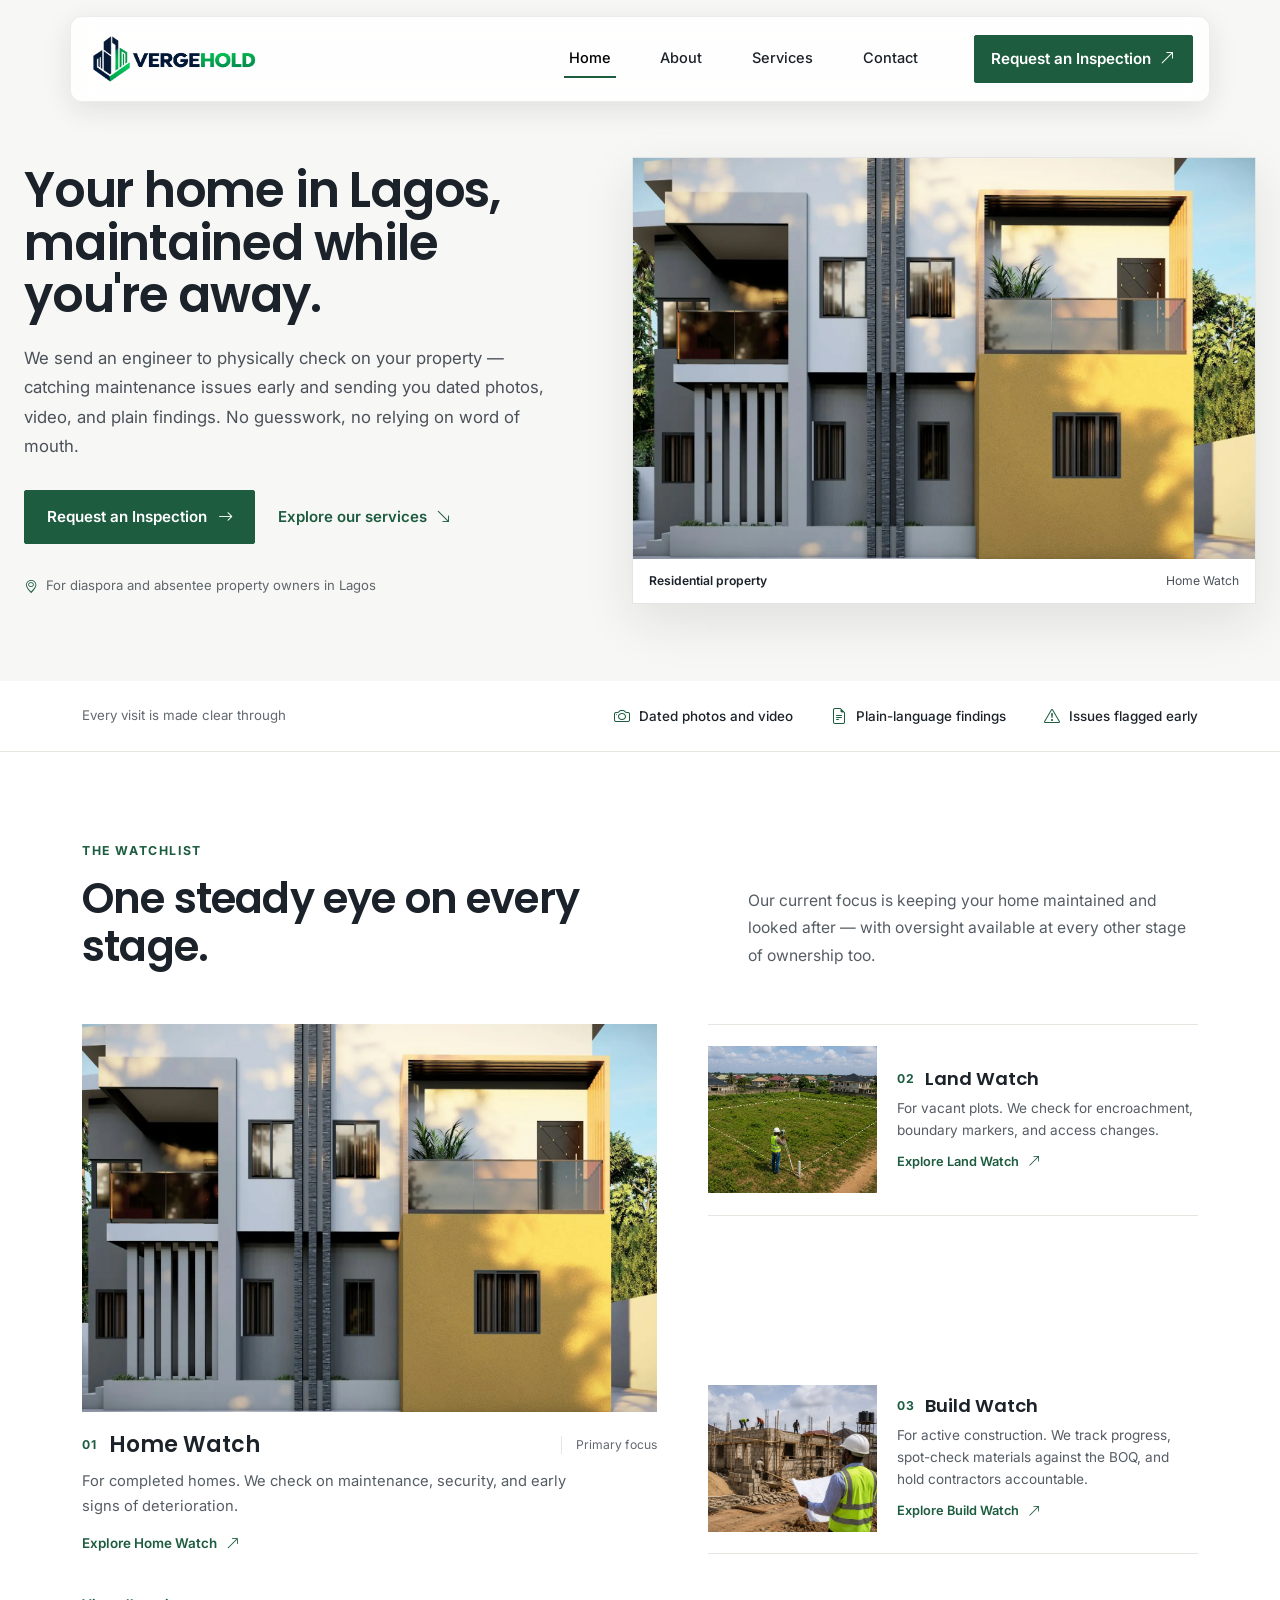
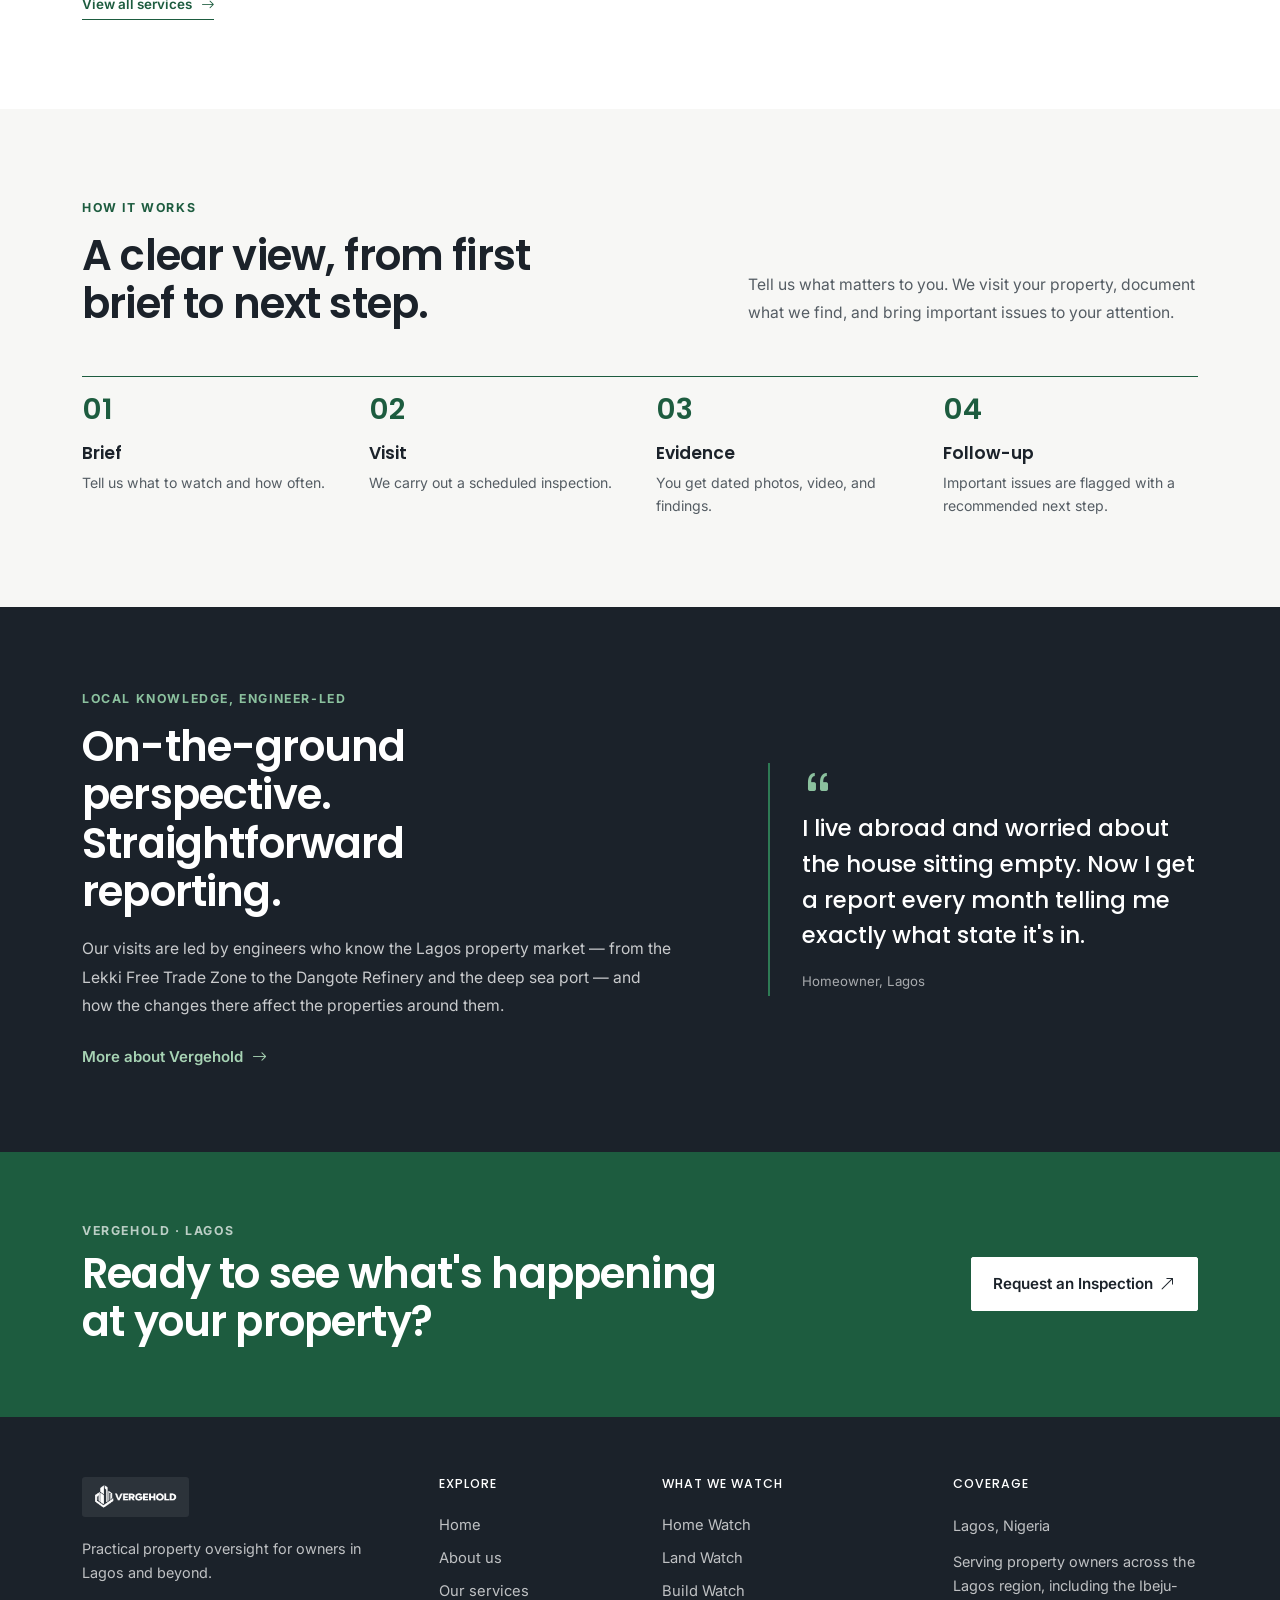
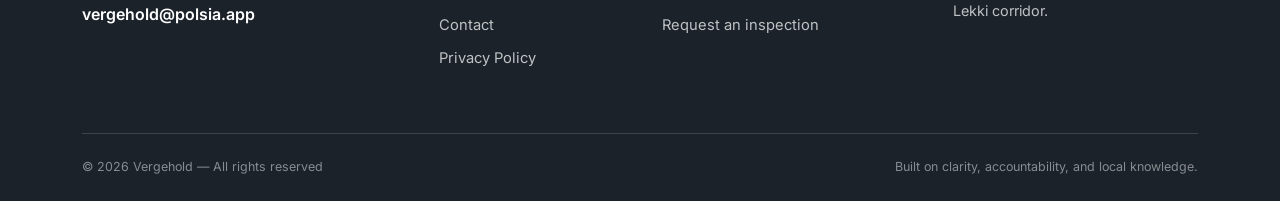
<file: index.html>
<!DOCTYPE html>
<html lang="en">
<head>
<meta charset="UTF-8">
<meta name="viewport" content="width=device-width, initial-scale=1.0">
<title>Vergehold — Property Oversight in Lagos</title>
<meta name="description" content="Vergehold sends engineers to physically check on your home in Lagos — so you get dated photos, video, and plain findings instead of guesswork.">

<!-- Bootstrap 5 -->
<link href="https://cdn.jsdelivr.net/npm/bootstrap@5.3.3/dist/css/bootstrap.min.css" rel="stylesheet">
<!-- Bootstrap Icons -->
<link rel="stylesheet" href="https://cdn.jsdelivr.net/npm/bootstrap-icons@1.11.3/font/bootstrap-icons.css">
<!-- Google Fonts -->
<link rel="preconnect" href="https://fonts.googleapis.com">
<link href="https://fonts.googleapis.com/css2?family=Poppins:wght@500;600;700&family=Inter:wght@400;500;600&display=swap" rel="stylesheet">
<!-- Custom -->
<link rel="icon" type="image/svg+xml" href="favicon/vergehold_favicon.svg">
<link href="style.css" rel="stylesheet">
</head>
<body class="vh-home">
<a href="#main-content" class="vh-skip-link">Skip to content</a>

<nav class="navbar navbar-expand-lg fixed-top" id="mainNav">
  <div class="container">
    <a class="navbar-brand d-flex align-items-center" href="index.html">
      <img src="img/vergehold logo.png" alt="Vergehold" width="2172" height="500">
    </a>
    <button class="navbar-toggler" type="button" data-bs-toggle="collapse" data-bs-target="#navMenu" aria-controls="navMenu" aria-expanded="false" aria-label="Toggle navigation">
      <span class="navbar-toggler-icon"></span>
    </button>
    <div class="collapse navbar-collapse justify-content-end" id="navMenu">
      <ul class="navbar-nav align-items-lg-center gap-lg-2">
        <li class="nav-item"><a class="nav-link active" href="index.html" aria-current="page">Home</a></li>
        <li class="nav-item"><a class="nav-link" href="About.html">About</a></li>
        <li class="nav-item"><a class="nav-link" href="service.html">Services</a></li>
        <li class="nav-item"><a class="nav-link" href="contact.html">Contact</a></li>
        <li class="nav-item ms-lg-3">
          <a class="btn btn-vh-primary" href="contact.html">Request an Inspection <i class="bi bi-arrow-up-right" aria-hidden="true"></i></a>
        </li>
      </ul>
    </div>
  </div>
</nav>

<main id="main-content">
  <header class="vh-home-hero">
    <div class="container vh-home-hero__layout">
      <div class="vh-home-hero__content">
        <h1>Your home in Lagos, maintained while you're away.</h1>
        <p class="vh-home-hero__lead">
          We send an engineer to physically check on your property — catching
          maintenance issues early and sending you dated photos, video, and
          plain findings. No guesswork, no relying on word of mouth.
        </p>
        <div class="vh-home-hero__actions">
          <a href="contact.html" class="btn btn-vh-primary btn-lg">Request an Inspection <i class="bi bi-arrow-right" aria-hidden="true"></i></a>
          <a href="#services" class="vh-home-text-link">Explore our services <i class="bi bi-arrow-down-right" aria-hidden="true"></i></a>
        </div>
        <p class="vh-home-hero__note"><i class="bi bi-geo-alt" aria-hidden="true"></i> For diaspora and absentee property owners in Lagos</p>
      </div>
      <figure class="vh-home-hero__image">
        <img src="img/ferdinand-asakome-7W6O8y7U30s-unsplash.webp" alt="Modern residence surrounded by landscaped grounds" width="1920" height="1080" fetchpriority="high">
        <figcaption><span>Residential property</span><span>Home Watch</span></figcaption>
      </figure>
    </div>
  </header>

  <section class="vh-home-proof" aria-label="How Vergehold keeps owners informed">
    <div class="container">
      <p>Every visit is made clear through</p>
      <ul>
        <li><i class="bi bi-camera" aria-hidden="true"></i><span>Dated photos and video</span></li>
        <li><i class="bi bi-file-earmark-text" aria-hidden="true"></i><span>Plain-language findings</span></li>
        <li><i class="bi bi-exclamation-triangle" aria-hidden="true"></i><span>Issues flagged early</span></li>
      </ul>
    </div>
  </section>

    <section class="vh-home-services" id="services">
  <div class="container">
    <div class="vh-home-section-heading">
      <div>
        <p class="vh-home-eyebrow">The Watchlist</p>
        <h2>One steady eye on every stage.</h2>
      </div>
      <p>Our current focus is keeping your home maintained and looked after — with oversight available at every other stage of ownership too.</p>
    </div>
    <div class="vh-home-service-grid">
      <article class="vh-home-service vh-home-service--primary">
        <a class="vh-home-service__image" href="service.html#home-watch" aria-label="Learn about Home Watch">
          <img src="img/ferdinand-asakome-7W6O8y7U30s-unsplash.webp" alt="Contemporary residential property for Home Watch oversight" width="1920" height="1080" loading="lazy">
        </a>
        <div class="vh-home-service__body">
          <div class="vh-home-service__title"><span>01</span><h3>Home Watch</h3><span class="vh-home-service__tag">Primary focus</span></div>
          <p>For completed homes. We check on maintenance, security, and early signs of deterioration.</p>
          <a href="service.html#home-watch" class="vh-home-service__link">Explore Home Watch <i class="bi bi-arrow-up-right" aria-hidden="true"></i></a>
        </div>
      </article>
      <div class="vh-home-service-list">
        <article class="vh-home-service vh-home-service--compact">
          <a class="vh-home-service__image" href="service.html#land-watch" aria-label="Learn about Land Watch">
            <img src="img/5956335623796887515.jpg" alt="Surveyor checking a vacant plot in Lagos" width="800" height="533" loading="lazy">
          </a>
          <div class="vh-home-service__body">
            <div class="vh-home-service__title"><span>02</span><h3>Land Watch</h3></div>
            <p>For vacant plots. We check for encroachment, boundary markers, and access changes.</p>
            <a href="service.html#land-watch" class="vh-home-service__link">Explore Land Watch <i class="bi bi-arrow-up-right" aria-hidden="true"></i></a>
          </div>
        </article>
        <article class="vh-home-service vh-home-service--compact">
          <a class="vh-home-service__image vh-home-service__image--build" href="service.html#build-watch" aria-label="Learn about Build Watch">
            <img src="img/5956335623796887511.webp" alt="Engineer reviewing an active construction site while holding plans" width="1280" height="853" loading="lazy">
          </a>
          <div class="vh-home-service__body">
            <div class="vh-home-service__title"><span>03</span><h3>Build Watch</h3></div>
            <p>For active construction. We track progress, spot-check materials against the BOQ, and hold contractors accountable.</p>
            <a href="service.html#build-watch" class="vh-home-service__link">Explore Build Watch <i class="bi bi-arrow-up-right" aria-hidden="true"></i></a>
          </div>
        </article>
      </div>
    </div>
    <a href="service.html" class="vh-home-all-services">View all services <i class="bi bi-arrow-right" aria-hidden="true"></i></a>
  </div>
  </section>

  <section class="vh-home-process">
    <div class="container">
      <div class="vh-home-section-heading">
        <div>
          <p class="vh-home-eyebrow">How it works</p>
          <h2>A clear view, from first brief to next step.</h2>
        </div>
        <p>Tell us what matters to you. We visit your property, document what we find, and bring important issues to your attention.</p>
      </div>
      <ol class="vh-home-steps">
        <li><span>01</span><div><h3>Brief</h3><p>Tell us what to watch and how often.</p></div></li>
        <li><span>02</span><div><h3>Visit</h3><p>We carry out a scheduled inspection.</p></div></li>
        <li><span>03</span><div><h3>Evidence</h3><p>You get dated photos, video, and findings.</p></div></li>
        <li><span>04</span><div><h3>Follow-up</h3><p>Important issues are flagged with a recommended next step.</p></div></li>
      </ol>
    </div>
  </section>

  <section class="vh-home-trust">
    <div class="container vh-home-trust__layout">
      <div>
        <p class="vh-home-eyebrow">Local knowledge, engineer-led</p>
        <h2>On-the-ground perspective. Straightforward reporting.</h2>
        <p>Our visits are led by engineers who know the Lagos property market — from the Lekki Free Trade Zone to the Dangote Refinery and the deep sea port — and how the changes there affect the properties around them.</p>
        <a href="About.html" class="vh-home-text-link">More about Vergehold <i class="bi bi-arrow-right" aria-hidden="true"></i></a>
      </div>
      <blockquote>
        <i class="bi bi-quote" aria-hidden="true"></i>
        <p>I live abroad and worried about the house sitting empty. Now I get a report every month telling me exactly what state it's in.</p>
        <footer>Homeowner, Lagos</footer>
      </blockquote>
    </div>
  </section>

  <section class="vh-home-cta">
    <div class="container vh-home-cta__layout">
      <div>
        <p class="vh-home-eyebrow">Vergehold · Lagos</p>
        <h2>Ready to see what's happening at your property?</h2>
      </div>
      <a href="contact.html" class="btn btn-vh-light btn-lg">Request an Inspection <i class="bi bi-arrow-up-right" aria-hidden="true"></i></a>
    </div>
  </section>
</main>

<footer class="vh-footer">
  <div class="container">
    <div class="vh-footer-main">
      <div class="vh-footer-brand">
        <img src="img/vergehold logo.png" alt="Vergehold" height="40">
        <p>Practical property oversight for owners in Lagos and beyond.</p>
        <a href="mailto:vergehold@polsia.app" class="vh-footer-email">vergehold@polsia.app</a>
      </div>
      <div class="vh-footer-group">
        <h2>Explore</h2>
        <a href="index.html">Home</a>
        <a href="About.html">About us</a>
        <a href="service.html">Our services</a>
        <a href="contact.html">Contact</a>
        <a href="privacy.html">Privacy Policy</a>
      </div>
      <div class="vh-footer-group">
        <h2>What we watch</h2>
        <a href="service.html#home-watch">Home Watch</a>
        <a href="service.html#land-watch">Land Watch</a>
        <a href="service.html#build-watch">Build Watch</a>
        <a href="contact.html">Request an inspection</a>
      </div>
      <div class="vh-footer-group vh-footer-contact">
        <h2>Coverage</h2>
        <p>Lagos, Nigeria</p>
        <p>Serving property owners across the Lagos region, including the Ibeju-Lekki corridor.</p>
      </div>
    </div>
    <div class="vh-footer-bottom">
      <span><span id="year">©</span> Vergehold — All rights reserved</span>
      <span>Built on clarity, accountability, and local knowledge.</span>
    </div>
  </div>
</footer>

<script src="https://cdn.jsdelivr.net/npm/bootstrap@5.3.3/dist/js/bootstrap.bundle.min.js"></script>
<script src="index.js"></script>
<a href="contact.html" id="stickyMobileCta" class="vh-sticky-cta">
  <i class="bi bi-calendar-check" aria-hidden="true"></i> Request an Inspection
</a>
</body>
</html>
</file>
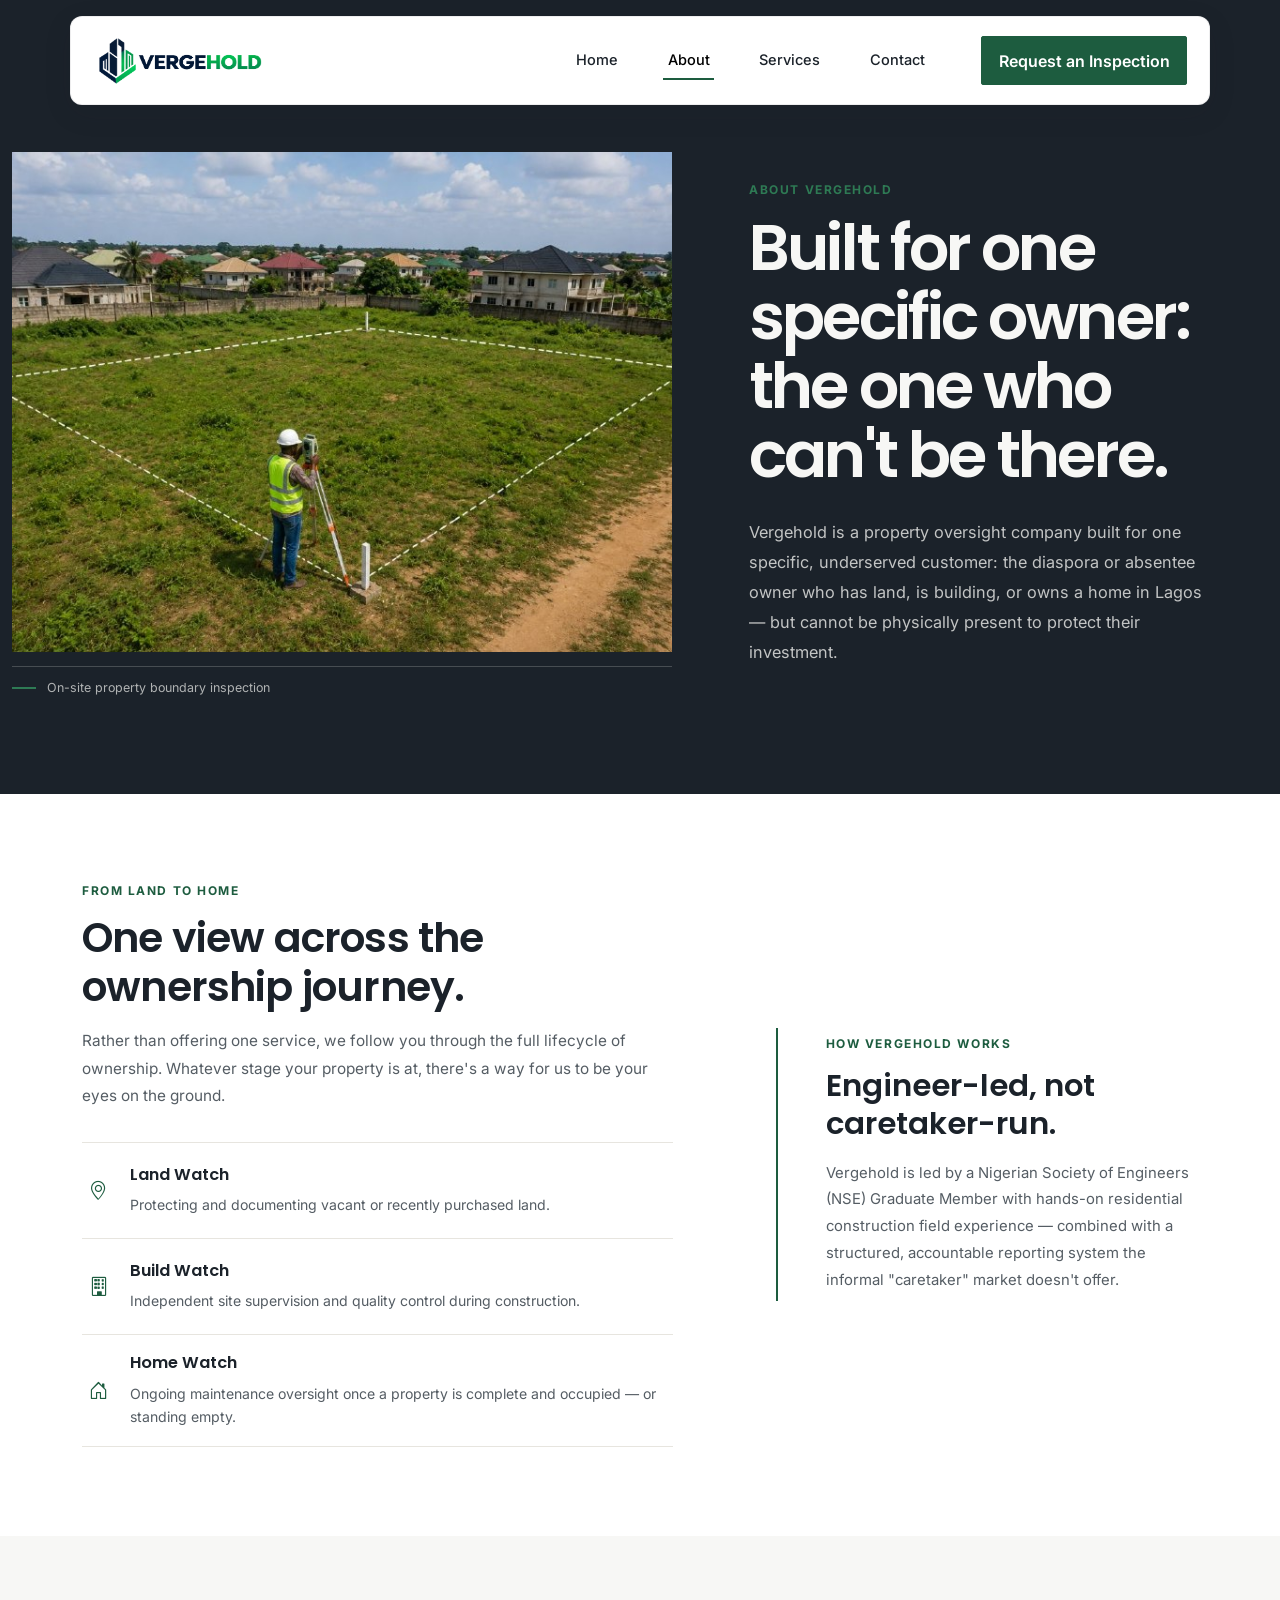
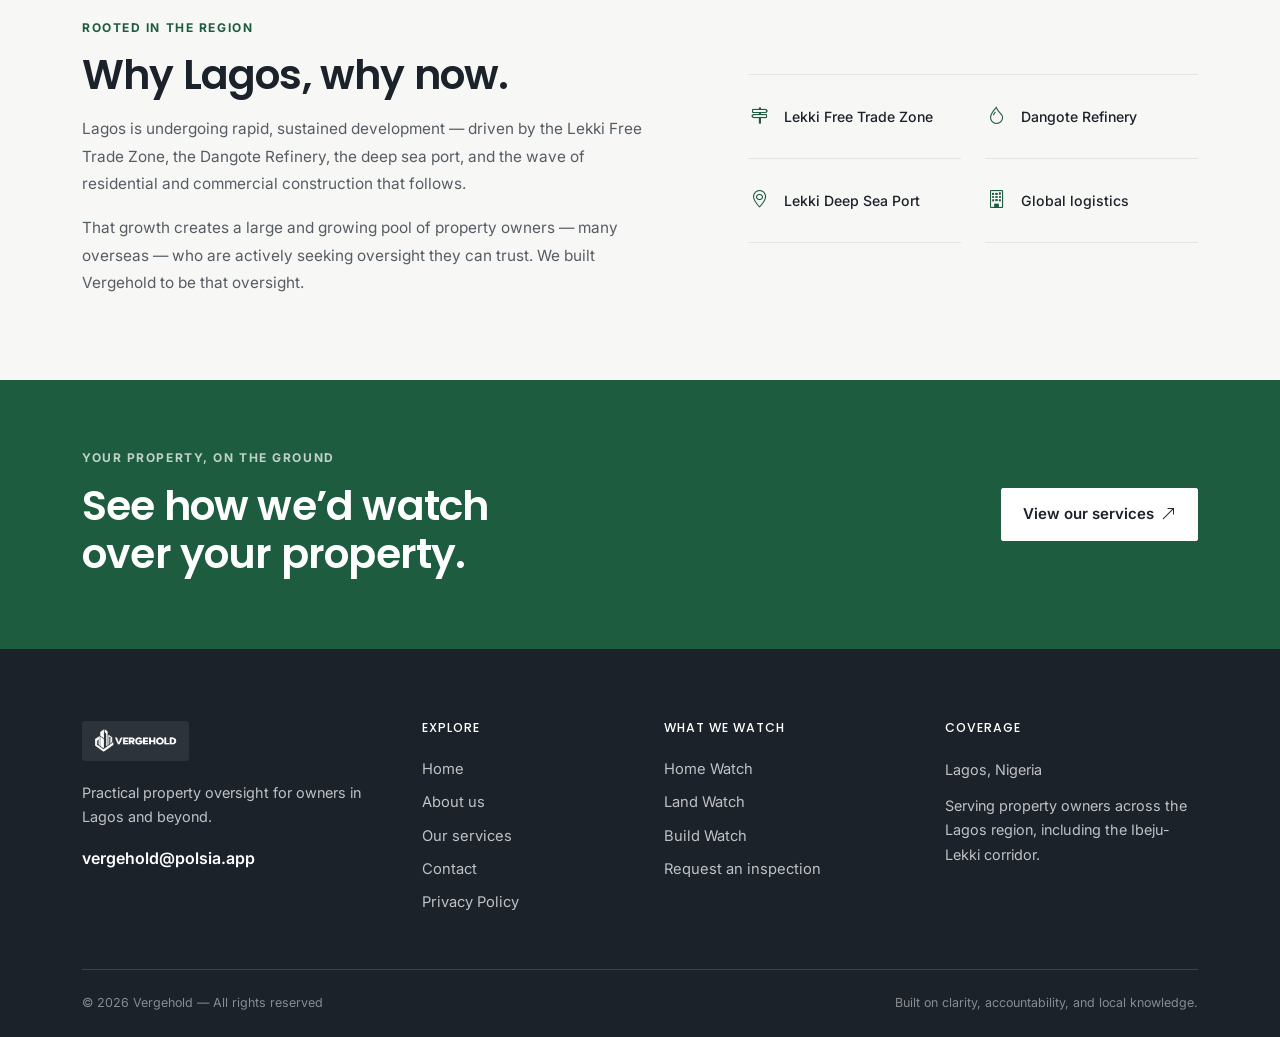
<file: About.html>
<!DOCTYPE html>
<html lang="en">
<head>
<meta charset="UTF-8">
<meta name="viewport" content="width=device-width, initial-scale=1.0">
<title>About — Vergehold</title>
<meta name="description" content="Vergehold is a property oversight company built for diaspora and absentee owners in Lagos — following the full lifecycle of ownership from land to build to move-in.">

<link href="https://cdn.jsdelivr.net/npm/bootstrap@5.3.3/dist/css/bootstrap.min.css" rel="stylesheet">
<link rel="stylesheet" href="https://cdn.jsdelivr.net/npm/bootstrap-icons@1.11.3/font/bootstrap-icons.css">
<link rel="preconnect" href="https://fonts.googleapis.com">
<link href="https://fonts.googleapis.com/css2?family=Poppins:wght@500;600;700&family=Inter:wght@400;500;600&display=swap" rel="stylesheet">
<link rel="icon" type="image/svg+xml" href="favicon/vergehold_favicon.svg">
<link href="style.css" rel="stylesheet">
</head>
<body class="vh-about-page">
<a href="#main-content" class="vh-skip-link">Skip to content</a>

<nav class="navbar navbar-expand-lg fixed-top" id="mainNav">
  <div class="container">
    <a class="navbar-brand d-flex align-items-center" href="index.html">
      <img src="img/vergehold logo.png" alt="Vergehold" height="50">
    </a>
    <button class="navbar-toggler" type="button" data-bs-toggle="collapse" data-bs-target="#navMenu" aria-controls="navMenu" aria-expanded="false" aria-label="Toggle navigation">
      <span class="navbar-toggler-icon"></span>
    </button>
    <div class="collapse navbar-collapse justify-content-end" id="navMenu">
      <ul class="navbar-nav align-items-lg-center gap-lg-2">
        <li class="nav-item"><a class="nav-link" href="index.html">Home</a></li>
        <li class="nav-item"><a class="nav-link active" href="About.html" aria-current="page">About</a></li>
        <li class="nav-item"><a class="nav-link" href="service.html">Services</a></li>
        <li class="nav-item"><a class="nav-link" href="contact.html">Contact</a></li>
        <li class="nav-item ms-lg-3">
          <a class="btn btn-vh-primary" href="contact.html">Request an Inspection</a>
        </li>
      </ul>
    </div>
  </div>
</nav>

<main id="main-content">
  <header class="vh-about-hero">
    <div class="container vh-about-hero__layout">
      <figure class="vh-about-hero__image">
        <img src="img/5956335623796887515.jpg" alt="Surveyor checking a marked property boundary on site" width="800" height="533" fetchpriority="high">
        <figcaption>On-site property boundary inspection</figcaption>
      </figure>
      <div class="vh-about-hero__content">
        <p class="vh-about-eyebrow">About Vergehold</p>
        <h1>Built for one specific owner: the one who can't be there.</h1>
        <p>
          Vergehold is a property oversight company built for one specific,
          underserved customer: the diaspora or absentee owner who has land,
          is building, or owns a home in Lagos — but cannot be physically
          present to protect their investment.
        </p>
      </div>
    </div>
  </header>

  <section class="vh-about-ownership">
    <div class="container vh-about-ownership__layout">
      <div class="vh-about-ownership__story">
        <p class="vh-about-eyebrow">From land to home</p>
        <h2>One view across the ownership journey.</h2>
        <p>
          Rather than offering one service, we follow you through the full
          lifecycle of ownership. Whatever stage your property is at, there's
          a way for us to be your eyes on the ground.
        </p>

        <ul class="vh-about-lifecycle">
          <li><i class="bi bi-geo-alt" aria-hidden="true"></i><div><h3>Land Watch</h3><p>Protecting and documenting vacant or recently purchased land.</p></div></li>
          <li><i class="bi bi-building" aria-hidden="true"></i><div><h3>Build Watch</h3><p>Independent site supervision and quality control during construction.</p></div></li>
          <li><i class="bi bi-house-door" aria-hidden="true"></i><div><h3>Home Watch</h3><p>Ongoing maintenance oversight once a property is complete and occupied — or standing empty.</p></div></li>
        </ul>
      </div>

      <aside class="vh-about-credential">
        <p class="vh-about-eyebrow">How Vergehold works</p>
        <h2>Engineer-led, not caretaker-run.</h2>
        <p>
          Vergehold is led by a Nigerian Society of Engineers (NSE) Graduate
          Member with hands-on residential construction field experience —
          combined with a structured, accountable reporting system the
          informal "caretaker" market doesn't offer.
        </p>
      </aside>
    </div>
  </section>

  <section class="vh-about-lagos">
    <div class="container vh-about-lagos__layout">
      <div class="vh-about-lagos__story">
        <p class="vh-about-eyebrow">Rooted in the region</p>
        <h2>Why Lagos, why now.</h2>
        <p>
          Lagos is undergoing rapid, sustained development — driven by the
          Lekki Free Trade Zone, the Dangote Refinery, the deep sea port,
          and the wave of residential and commercial construction that
          follows.
        </p>
        <p>
          That growth creates a large and growing pool of property owners —
          many overseas — who are actively seeking oversight they can trust.
          We built Vergehold to be that oversight.
        </p>
      </div>
      <ul class="vh-about-context" aria-label="Lagos development context">
        <li><i class="bi bi-signpost-2" aria-hidden="true"></i><span>Lekki Free Trade Zone</span></li>
        <li><i class="bi bi-droplet" aria-hidden="true"></i><span>Dangote Refinery</span></li>
        <li><i class="bi bi-geo-alt" aria-hidden="true"></i><span>Lekki Deep Sea Port</span></li>
        <li><i class="bi bi-building" aria-hidden="true"></i><span>Global logistics</span></li>
      </ul>
    </div>
  </section>

  <section class="vh-about-cta">
    <div class="container vh-about-cta__layout">
      <div>
        <p class="vh-about-eyebrow">Your property, on the ground</p>
        <h2>See how we’d watch over your property.</h2>
      </div>
      <a href="service.html" class="btn btn-vh-about">View our services <i class="bi bi-arrow-up-right" aria-hidden="true"></i></a>
    </div>
  </section>
</main>

<footer class="vh-footer">
  <div class="container">
    <div class="vh-footer-main">
      <div class="vh-footer-brand">
        <img src="img/vergehold logo.png" alt="Vergehold" height="40">
        <p>Practical property oversight for owners in Lagos and beyond.</p>
        <a href="mailto:vergehold@polsia.app" class="vh-footer-email">vergehold@polsia.app</a>
      </div>
      <div class="vh-footer-group">
        <h2>Explore</h2>
        <a href="index.html">Home</a>
        <a href="About.html">About us</a>
        <a href="service.html">Our services</a>
        <a href="contact.html">Contact</a>
        <a href="privacy.html">Privacy Policy</a>
      </div>
      <div class="vh-footer-group">
        <h2>What we watch</h2>
        <a href="service.html#home-watch">Home Watch</a>
        <a href="service.html#land-watch">Land Watch</a>
        <a href="service.html#build-watch">Build Watch</a>
        <a href="contact.html">Request an inspection</a>
      </div>
      <div class="vh-footer-group vh-footer-contact">
        <h2>Coverage</h2>
        <p>Lagos, Nigeria</p>
        <p>Serving property owners across the Lagos region, including the Ibeju-Lekki corridor.</p>
      </div>
    </div>
    <div class="vh-footer-bottom">
      <span><span id="year">©</span> Vergehold — All rights reserved</span>
      <span>Built on clarity, accountability, and local knowledge.</span>
    </div>
  </div>
</footer>

<script src="https://cdn.jsdelivr.net/npm/bootstrap@5.3.3/dist/js/bootstrap.bundle.min.js"></script>
<script src="index.js"></script>

<!-- STICKY MOBILE CTA -->
<a href="contact.html" id="stickyMobileCta" class="vh-sticky-cta">
  <i class="bi bi-calendar-check" aria-hidden="true"></i> Request an Inspection
</a>
</body>
</html>
</file>
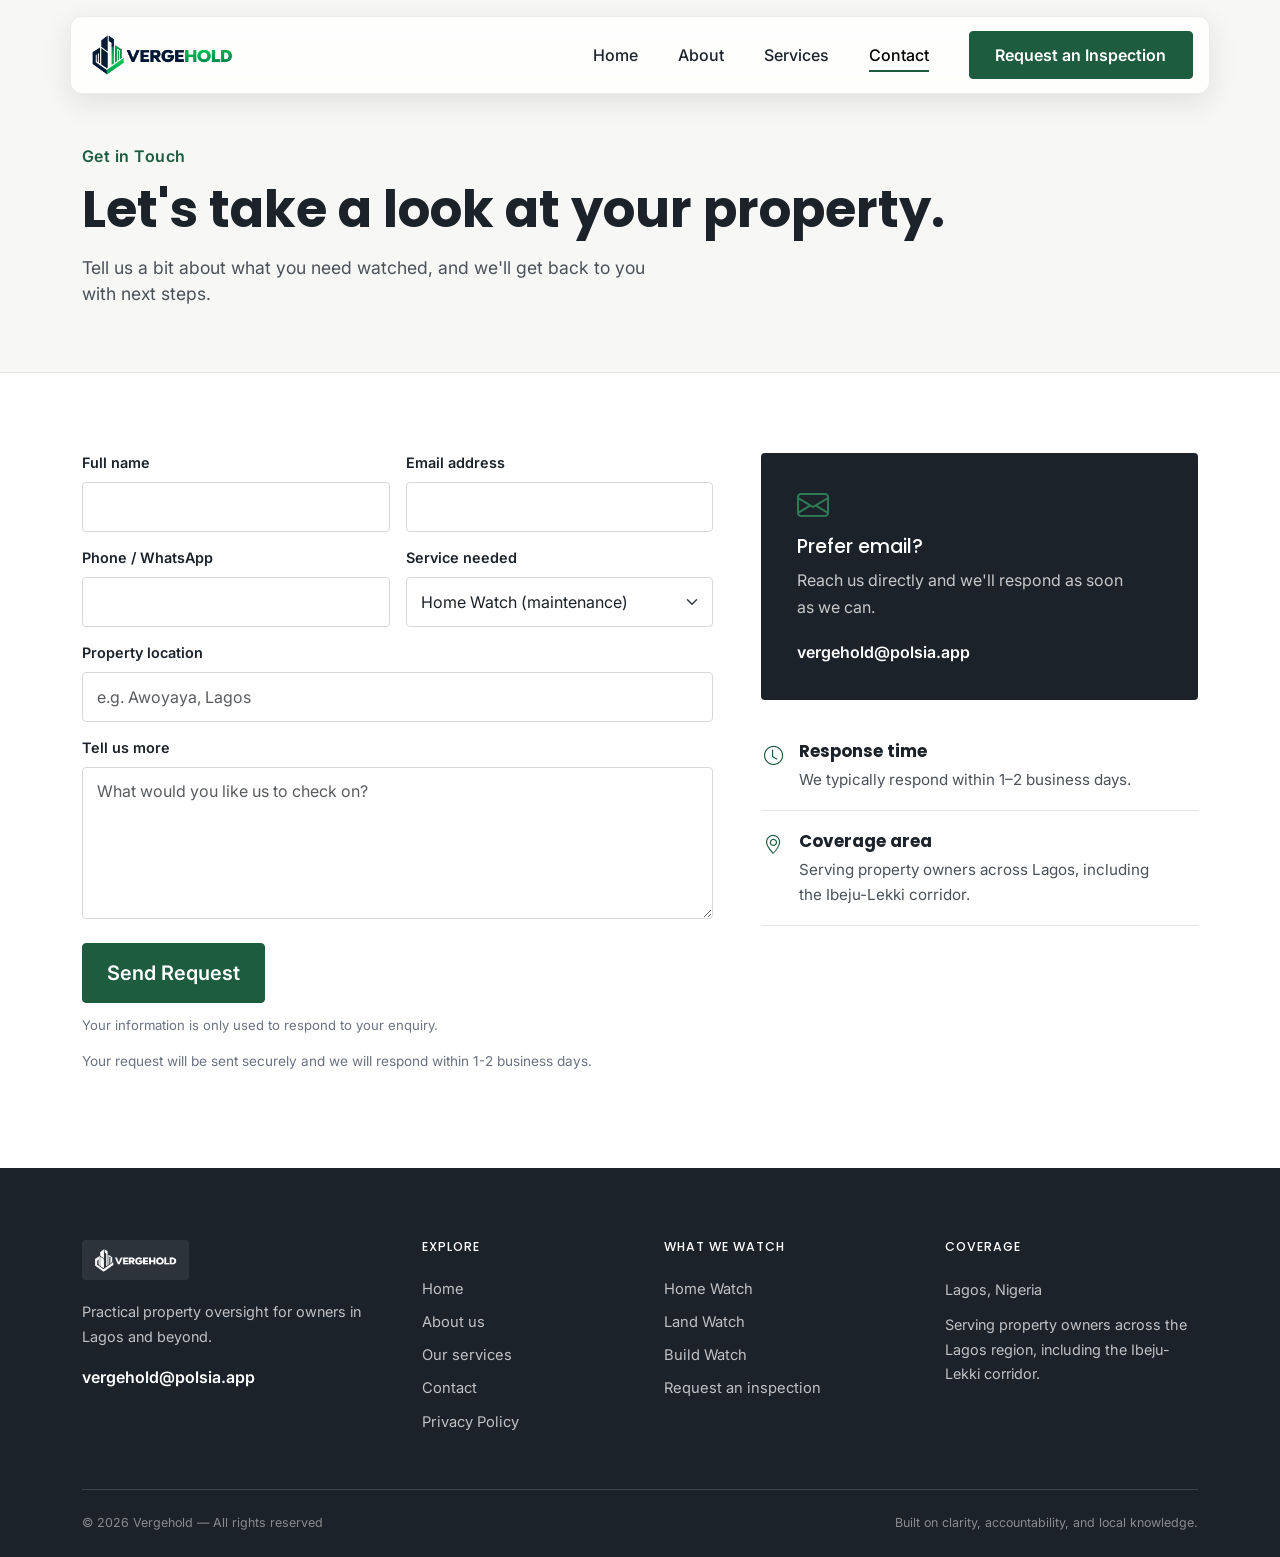
<file: contact.html>
<!DOCTYPE html>
<html lang="en">
<head>
<meta charset="UTF-8">
<meta name="viewport" content="width=device-width, initial-scale=1.0">
<title>Contact — Vergehold</title>
<meta name="description" content="Request an inspection or get in touch with Vergehold — property oversight for owners in Lagos.">

<link href="https://cdn.jsdelivr.net/npm/bootstrap@5.3.3/dist/css/bootstrap.min.css" rel="stylesheet">
<link rel="stylesheet" href="https://cdn.jsdelivr.net/npm/bootstrap-icons@1.11.3/font/bootstrap-icons.css">
<link rel="preconnect" href="https://fonts.googleapis.com">
<link href="https://fonts.googleapis.com/css2?family=Poppins:wght@500;600;700&family=Inter:wght@400;500;600&display=swap" rel="stylesheet">
<link rel="icon" type="image/svg+xml" href="favicon/vergehold_favicon.svg">
<link href="style.css" rel="stylesheet">
</head>
<body class="vh-contact-page">
<a href="#main-content" class="vh-skip-link">Skip to content</a>

<nav class="navbar navbar-expand-lg fixed-top" id="mainNav">
  <div class="container">
    <a class="navbar-brand d-flex align-items-center" href="index.html">
      <img src="img/vergehold logo.png" alt="Vergehold" height="50">
    </a>
    <button class="navbar-toggler" type="button" data-bs-toggle="collapse" data-bs-target="#navMenu" aria-label="Toggle navigation">
      <span class="navbar-toggler-icon"></span>
    </button>
    <div class="collapse navbar-collapse justify-content-end" id="navMenu">
      <ul class="navbar-nav align-items-lg-center gap-lg-2">
        <li class="nav-item"><a class="nav-link" href="index.html">Home</a></li>
        <li class="nav-item"><a class="nav-link" href="About.html">About</a></li>
        <li class="nav-item"><a class="nav-link" href="service.html">Services</a></li>
        <li class="nav-item"><a class="nav-link active" href="contact.html">Contact</a></li>
        <li class="nav-item ms-lg-3">
          <a class="btn btn-vh-primary" href="#contactForm">Request an Inspection</a>
        </li>
      </ul>
    </div>
  </div>
</nav>

<div id="main-content"></div>
<header class="vh-page-header">
  <div class="container">
    <p class="vh-eyebrow">Get in Touch</p>
    <h1 class="vh-display">Let's take a look at your property.</h1>
    <p class="vh-lead mt-3">Tell us a bit about what you need watched, and we'll get back to you with next steps.</p>
  </div>
</header>

<section class="vh-section">
  <div class="container">
    <div class="row g-5">
      <!-- FORM -->
      <div class="col-lg-7" data-aos="fade-up">
        <form id="contactForm" class="vh-contact-form" action="https://formspree.io/f/YOUR_FORM_ID" method="POST">
          <div class="row g-3">
            <div class="col-md-6">
              <label for="name" class="vh-label">Full name</label>
              <input type="text" class="form-control vh-input" id="name" name="name" required>
            </div>
            <div class="col-md-6">
              <label for="email" class="vh-label">Email address</label>
              <input type="email" class="form-control vh-input" id="email" name="email" required>
            </div>
            <div class="col-md-6">
              <label for="phone" class="vh-label">Phone / WhatsApp</label>
              <input type="tel" class="form-control vh-input" id="phone" name="phone">
            </div>
            <div class="col-md-6">
              <label for="service" class="vh-label">Service needed</label>
              <select class="form-select vh-input" id="service" name="service">
                <option value="Home Watch" selected>Home Watch (maintenance)</option>
                <option value="Land Watch">Land Watch</option>
                <option value="Build Watch">Build Watch</option>
                <option value="Not sure">Not sure yet</option>
              </select>
            </div>
            <div class="col-12">
              <label for="location" class="vh-label">Property location</label>
              <input type="text" class="form-control vh-input" id="location" name="location" placeholder="e.g. Awoyaya, Lagos">
            </div>
            <div class="col-12">
              <label for="message" class="vh-label">Tell us more</label>
              <textarea class="form-control vh-input" id="message" name="message" rows="5" placeholder="What would you like us to check on?"></textarea>
            </div>
          </div>
          <input type="hidden" name="_subject" value="New Inspection Request - Vergehold">
          <button type="submit" class="btn btn-vh-primary btn-lg mt-4 vh-contact-submit" id="submitBtn">Send Request</button>
          <p class="vh-contact-privacy">Your information is only used to respond to your enquiry.</p>
          <div id="formStatus" class="mt-3" role="status" aria-live="polite"></div>
          <p class="vh-form-note mt-3">Your request will be sent securely and we will respond within 1-2 business days.</p>
        </form>
      </div>

      <!-- CONTACT INFO -->
      <div class="col-lg-5 vh-contact-info">
        <div class="vh-credential-card vh-contact-email-panel">
          <i class="bi bi-envelope vh-credential-icon"></i>
          <h3>Prefer email?</h3>
          <p>Reach us directly and we'll respond as soon as we can.</p>
          <a href="mailto:vergehold@polsia.app" class="vh-footer-email d-inline-block mt-3">vergehold@polsia.app</a>
        </div>

        <ul class="vh-lifecycle-list vh-contact-details mt-4">
          <li>
            <i class="bi bi-clock"></i>
            <div>
              <strong>Response time</strong>
              <span>We typically respond within 1–2 business days.</span>
            </div>
          </li>
          <li>
            <i class="bi bi-geo-alt"></i>
            <div>
              <strong>Coverage area</strong>
              <span>Serving property owners across Lagos, including the Ibeju-Lekki corridor.</span>
            </div>
          </li>
        </ul>
      </div>
    </div>
  </div>
</section>

<footer class="vh-footer">
  <div class="container">
    <div class="vh-footer-main">
      <div class="vh-footer-brand">
        <img src="img/vergehold logo.png" alt="Vergehold" height="40">
        <p>Practical property oversight for owners in Lagos and beyond.</p>
        <a href="mailto:vergehold@polsia.app" class="vh-footer-email">vergehold@polsia.app</a>
      </div>
      <div class="vh-footer-group">
        <h2>Explore</h2>
        <a href="index.html">Home</a>
        <a href="About.html">About us</a>
        <a href="service.html">Our services</a>
        <a href="contact.html">Contact</a>
        <a href="privacy.html">Privacy Policy</a>
      </div>
      <div class="vh-footer-group">
        <h2>What we watch</h2>
        <a href="service.html#home-watch">Home Watch</a>
        <a href="service.html#land-watch">Land Watch</a>
        <a href="service.html#build-watch">Build Watch</a>
        <a href="contact.html">Request an inspection</a>
      </div>
      <div class="vh-footer-group vh-footer-contact">
        <h2>Coverage</h2>
        <p>Lagos, Nigeria</p>
        <p>Serving property owners across the Lagos region, including the Ibeju-Lekki corridor.</p>
      </div>
    </div>
    <div class="vh-footer-bottom">
      <span><span id="year">©</span> Vergehold — All rights reserved</span>
      <span>Built on clarity, accountability, and local knowledge.</span>
    </div>
  </div>
</footer>

<script src="https://cdn.jsdelivr.net/npm/bootstrap@5.3.3/dist/js/bootstrap.bundle.min.js"></script>
<script src="index.js"></script>

<a href="#contactForm" id="stickyMobileCta" class="vh-sticky-cta">
  <i class="bi bi-calendar-check" aria-hidden="true"></i> Request an Inspection
</a>
</body>
</html>
</file>
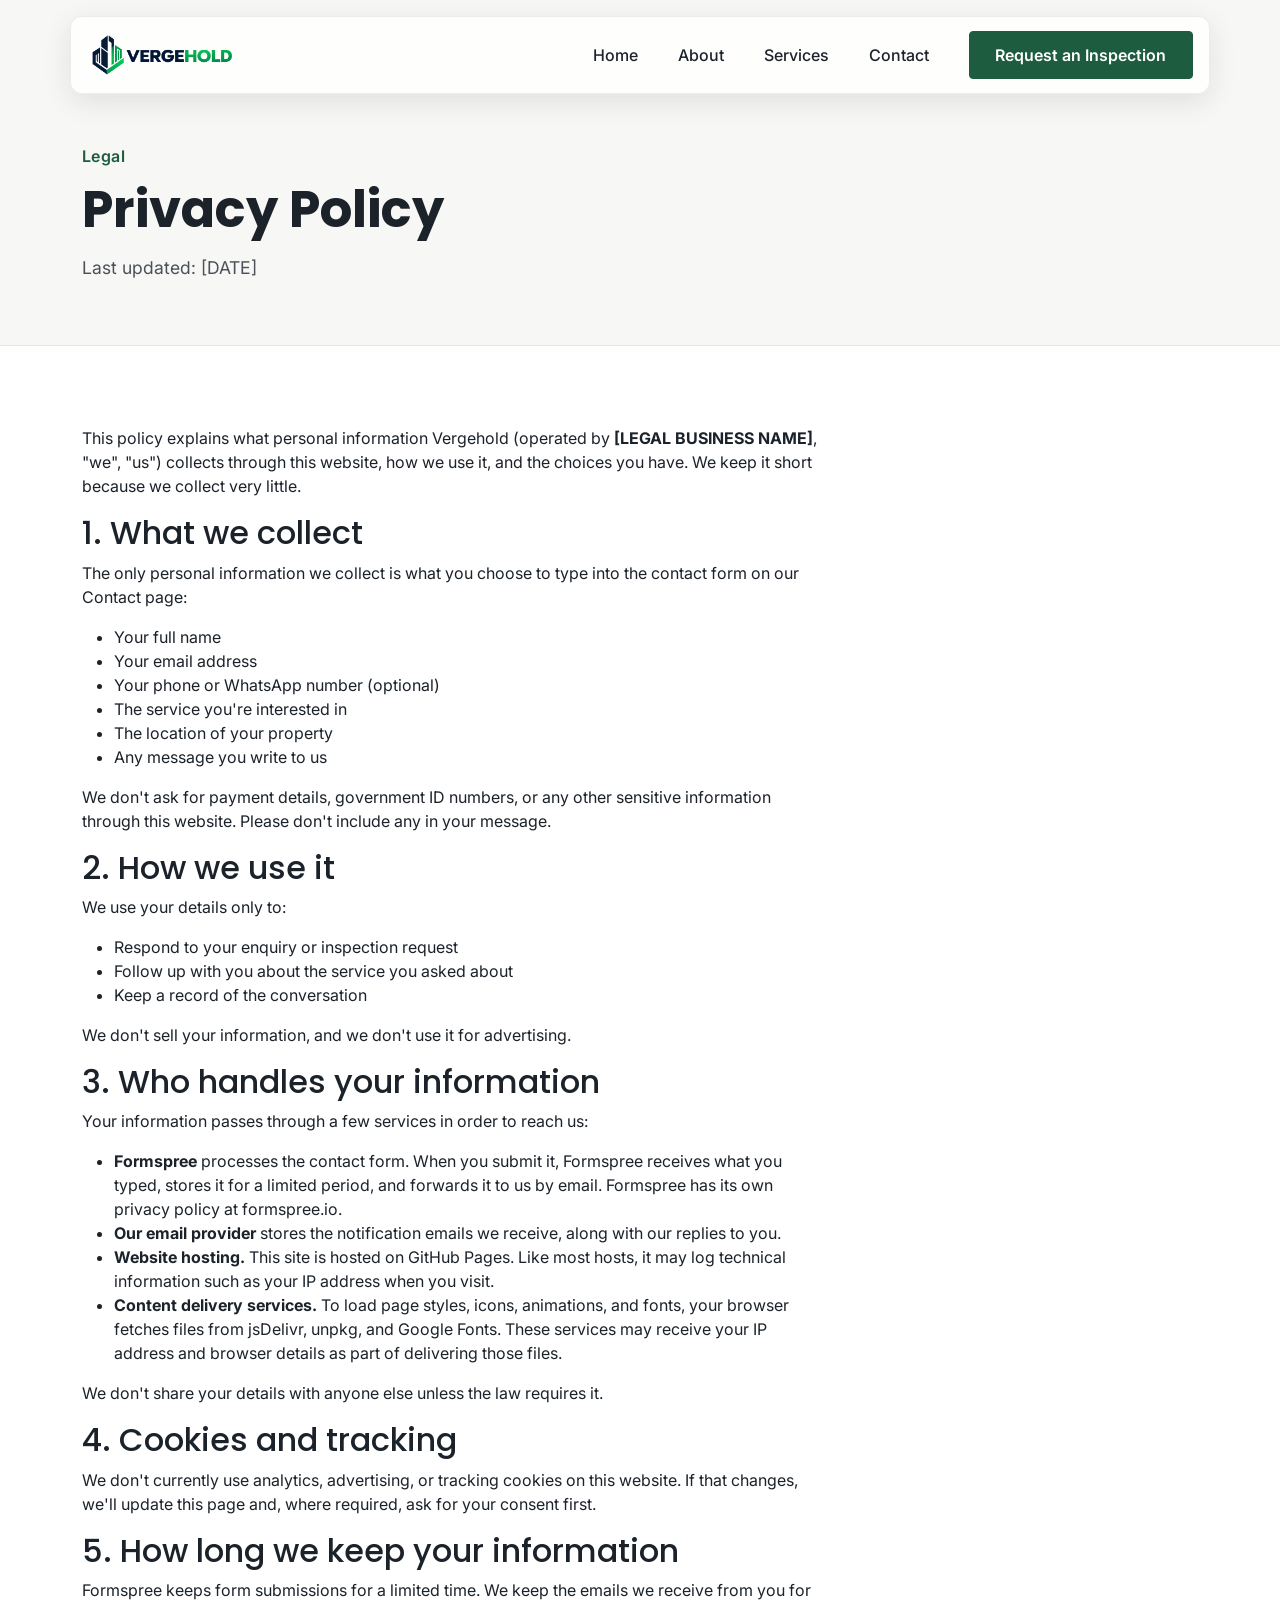
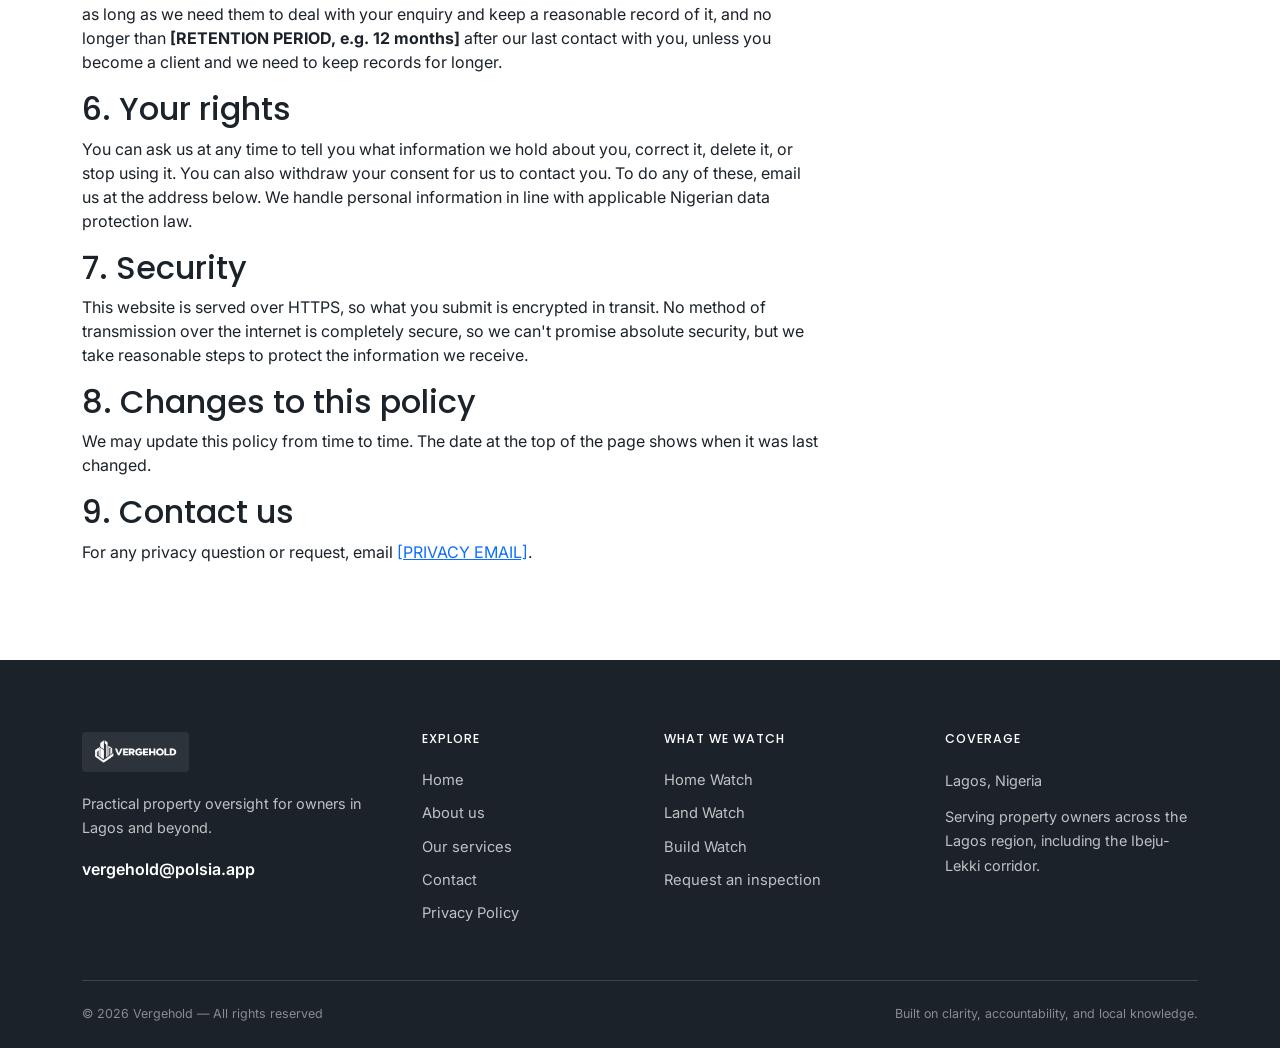
<file: privacy.html>
<!DOCTYPE html>
<html lang="en">
<head>
<meta charset="UTF-8">
<meta name="viewport" content="width=device-width, initial-scale=1.0">
<title>Privacy Policy — Vergehold</title>
<meta name="description" content="How Vergehold collects, uses, and protects the personal information you share through this website.">

<link href="https://cdn.jsdelivr.net/npm/bootstrap@5.3.3/dist/css/bootstrap.min.css" rel="stylesheet">
<link rel="stylesheet" href="https://cdn.jsdelivr.net/npm/bootstrap-icons@1.11.3/font/bootstrap-icons.css">
<link rel="preconnect" href="https://fonts.googleapis.com">
<link href="https://fonts.googleapis.com/css2?family=Poppins:wght@500;600;700&family=Inter:wght@400;500;600&display=swap" rel="stylesheet">
<link rel="icon" type="image/svg+xml" href="favicon/vergehold_favicon.svg">
<link href="style.css" rel="stylesheet">
</head>
<body>
<a href="#main-content" class="vh-skip-link">Skip to content</a>

<nav class="navbar navbar-expand-lg fixed-top" id="mainNav">
  <div class="container">
    <a class="navbar-brand d-flex align-items-center" href="index.html">
      <img src="img/vergehold logo.png" alt="Vergehold" height="50">
    </a>
    <button class="navbar-toggler" type="button" data-bs-toggle="collapse" data-bs-target="#navMenu" aria-label="Toggle navigation">
      <span class="navbar-toggler-icon"></span>
    </button>
    <div class="collapse navbar-collapse justify-content-end" id="navMenu">
      <ul class="navbar-nav align-items-lg-center gap-lg-2">
        <li class="nav-item"><a class="nav-link" href="index.html">Home</a></li>
        <li class="nav-item"><a class="nav-link" href="About.html">About</a></li>
        <li class="nav-item"><a class="nav-link" href="service.html">Services</a></li>
        <li class="nav-item"><a class="nav-link" href="contact.html">Contact</a></li>
        <li class="nav-item ms-lg-3">
          <a class="btn btn-vh-primary" href="contact.html">Request an Inspection</a>
        </li>
      </ul>
    </div>
  </div>
</nav>

<div id="main-content"></div>
<header class="vh-page-header">
  <div class="container">
    <p class="vh-eyebrow">Legal</p>
    <h1 class="vh-display">Privacy Policy</h1>
    <p class="vh-lead mt-3">Last updated: [DATE]</p>
  </div>
</header>

<section class="vh-section">
  <div class="container">
    <div class="row">
      <div class="col-lg-8">

        <p>
          This policy explains what personal information Vergehold
          (operated by <strong>[LEGAL BUSINESS NAME]</strong>, "we", "us")
          collects through this website, how we use it, and the choices you
          have. We keep it short because we collect very little.
        </p>

        <h2>1. What we collect</h2>
        <p>
          The only personal information we collect is what you choose to type
          into the contact form on our Contact page:
        </p>
        <ul>
          <li>Your full name</li>
          <li>Your email address</li>
          <li>Your phone or WhatsApp number (optional)</li>
          <li>The service you're interested in</li>
          <li>The location of your property</li>
          <li>Any message you write to us</li>
        </ul>
        <p>
          We don't ask for payment details, government ID numbers, or any
          other sensitive information through this website. Please don't
          include any in your message.
        </p>

        <h2>2. How we use it</h2>
        <p>We use your details only to:</p>
        <ul>
          <li>Respond to your enquiry or inspection request</li>
          <li>Follow up with you about the service you asked about</li>
          <li>Keep a record of the conversation</li>
        </ul>
        <p>
          We don't sell your information, and we don't use it for
          advertising.
        </p>

        <h2>3. Who handles your information</h2>
        <p>Your information passes through a few services in order to reach us:</p>
        <ul>
          <li>
            <strong>Formspree</strong> processes the contact form. When you
            submit it, Formspree receives what you typed, stores it for a
            limited period, and forwards it to us by email. Formspree has its
            own privacy policy at formspree.io.
          </li>
          <li>
            <strong>Our email provider</strong> stores the notification
            emails we receive, along with our replies to you.
          </li>
          <li>
            <strong>Website hosting.</strong> This site is hosted on GitHub
            Pages. Like most hosts, it may log technical information such as
            your IP address when you visit.
          </li>
          <li>
            <strong>Content delivery services.</strong> To load page styles,
            icons, animations, and fonts, your browser fetches files from
            jsDelivr, unpkg, and Google Fonts. These services may receive
            your IP address and browser details as part of delivering those
            files.
          </li>
        </ul>
        <p>
          We don't share your details with anyone else unless the law
          requires it.
        </p>

        <h2>4. Cookies and tracking</h2>
        <p>
          We don't currently use analytics, advertising, or tracking
          cookies on this website. If that changes, we'll update this page
          and, where required, ask for your consent first.
        </p>

        <h2>5. How long we keep your information</h2>
        <p>
          Formspree keeps form submissions for a limited time. We keep the
          emails we receive from you for as long as we need them to deal with
          your enquiry and keep a reasonable record of it, and no longer than
          <strong>[RETENTION PERIOD, e.g. 12 months]</strong> after our last
          contact with you, unless you become a client and we need to keep
          records for longer.
        </p>

        <h2>6. Your rights</h2>
        <p>
          You can ask us at any time to tell you what information we hold
          about you, correct it, delete it, or stop using it. You can also
          withdraw your consent for us to contact you. To do any of these,
          email us at the address below. We handle personal information in
          line with applicable Nigerian data protection law.
        </p>

        <h2>7. Security</h2>
        <p>
          This website is served over HTTPS, so what you submit is encrypted
          in transit. No method of transmission over the internet is
          completely secure, so we can't promise absolute security, but we
          take reasonable steps to protect the information we receive.
        </p>

        <h2>8. Changes to this policy</h2>
        <p>
          We may update this policy from time to time. The date at the top of
          the page shows when it was last changed.
        </p>

        <h2>9. Contact us</h2>
        <p>
          For any privacy question or request, email
          <a href="mailto:[PRIVACY EMAIL]">[PRIVACY EMAIL]</a>.
        </p>

      </div>
    </div>
  </div>
</section>

<footer class="vh-footer">
  <div class="container">
    <div class="vh-footer-main">
      <div class="vh-footer-brand">
        <img src="img/vergehold logo.png" alt="Vergehold" height="40">
        <p>Practical property oversight for owners in Lagos and beyond.</p>
        <a href="mailto:vergehold@polsia.app" class="vh-footer-email">vergehold@polsia.app</a>
      </div>
      <div class="vh-footer-group">
        <h2>Explore</h2>
        <a href="index.html">Home</a>
        <a href="About.html">About us</a>
        <a href="service.html">Our services</a>
        <a href="contact.html">Contact</a>
        <a href="privacy.html">Privacy Policy</a>
      </div>
      <div class="vh-footer-group">
        <h2>What we watch</h2>
        <a href="service.html#home-watch">Home Watch</a>
        <a href="service.html#land-watch">Land Watch</a>
        <a href="service.html#build-watch">Build Watch</a>
        <a href="contact.html">Request an inspection</a>
      </div>
      <div class="vh-footer-group vh-footer-contact">
        <h2>Coverage</h2>
        <p>Lagos, Nigeria</p>
        <p>Serving property owners across the Lagos region, including the Ibeju-Lekki corridor.</p>
      </div>
    </div>
    <div class="vh-footer-bottom">
      <span><span id="year">©</span> Vergehold — All rights reserved</span>
      <span>Built on clarity, accountability, and local knowledge.</span>
    </div>
  </div>
</footer>

<script src="https://cdn.jsdelivr.net/npm/bootstrap@5.3.3/dist/js/bootstrap.bundle.min.js"></script>
<script src="index.js"></script>

<!-- STICKY MOBILE CTA -->
<a href="contact.html" id="stickyMobileCta" class="vh-sticky-cta">
  <i class="bi bi-calendar-check" aria-hidden="true"></i> Request an Inspection
</a>
</body>
</html>
</file>
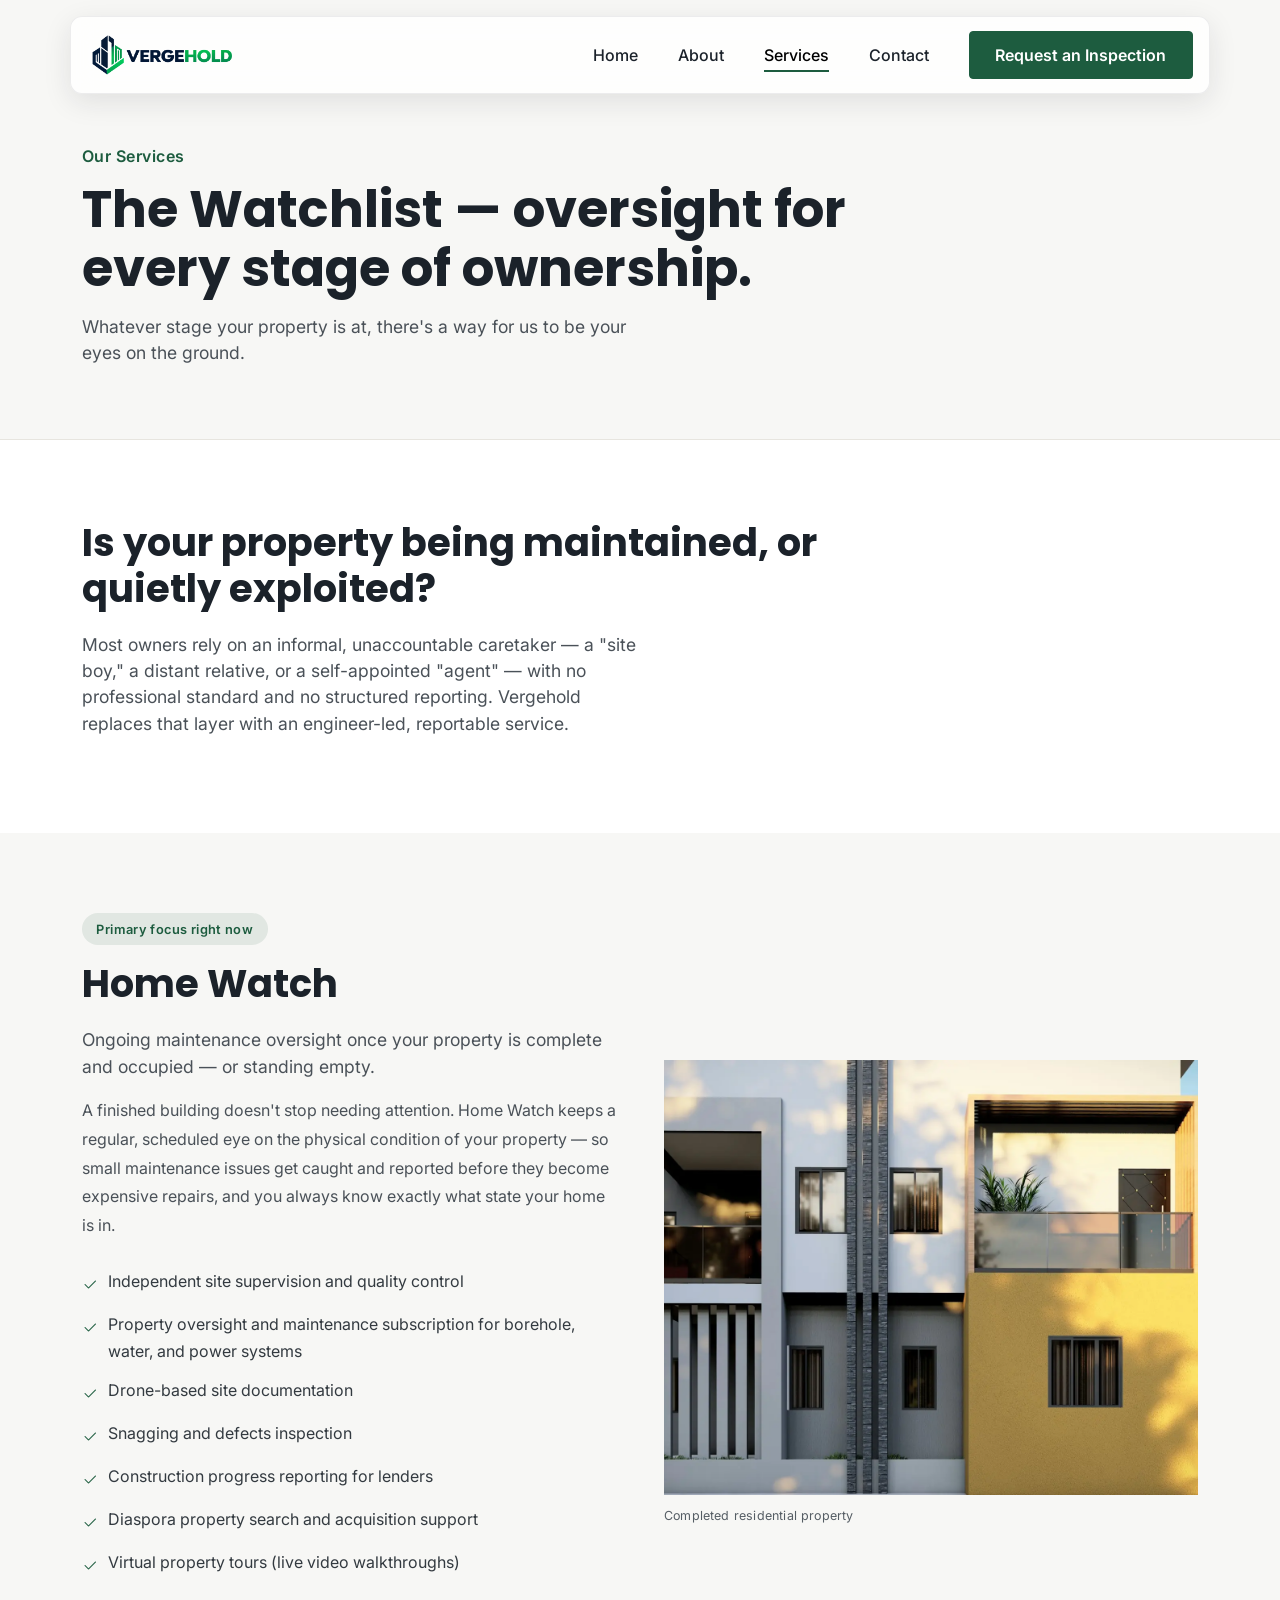
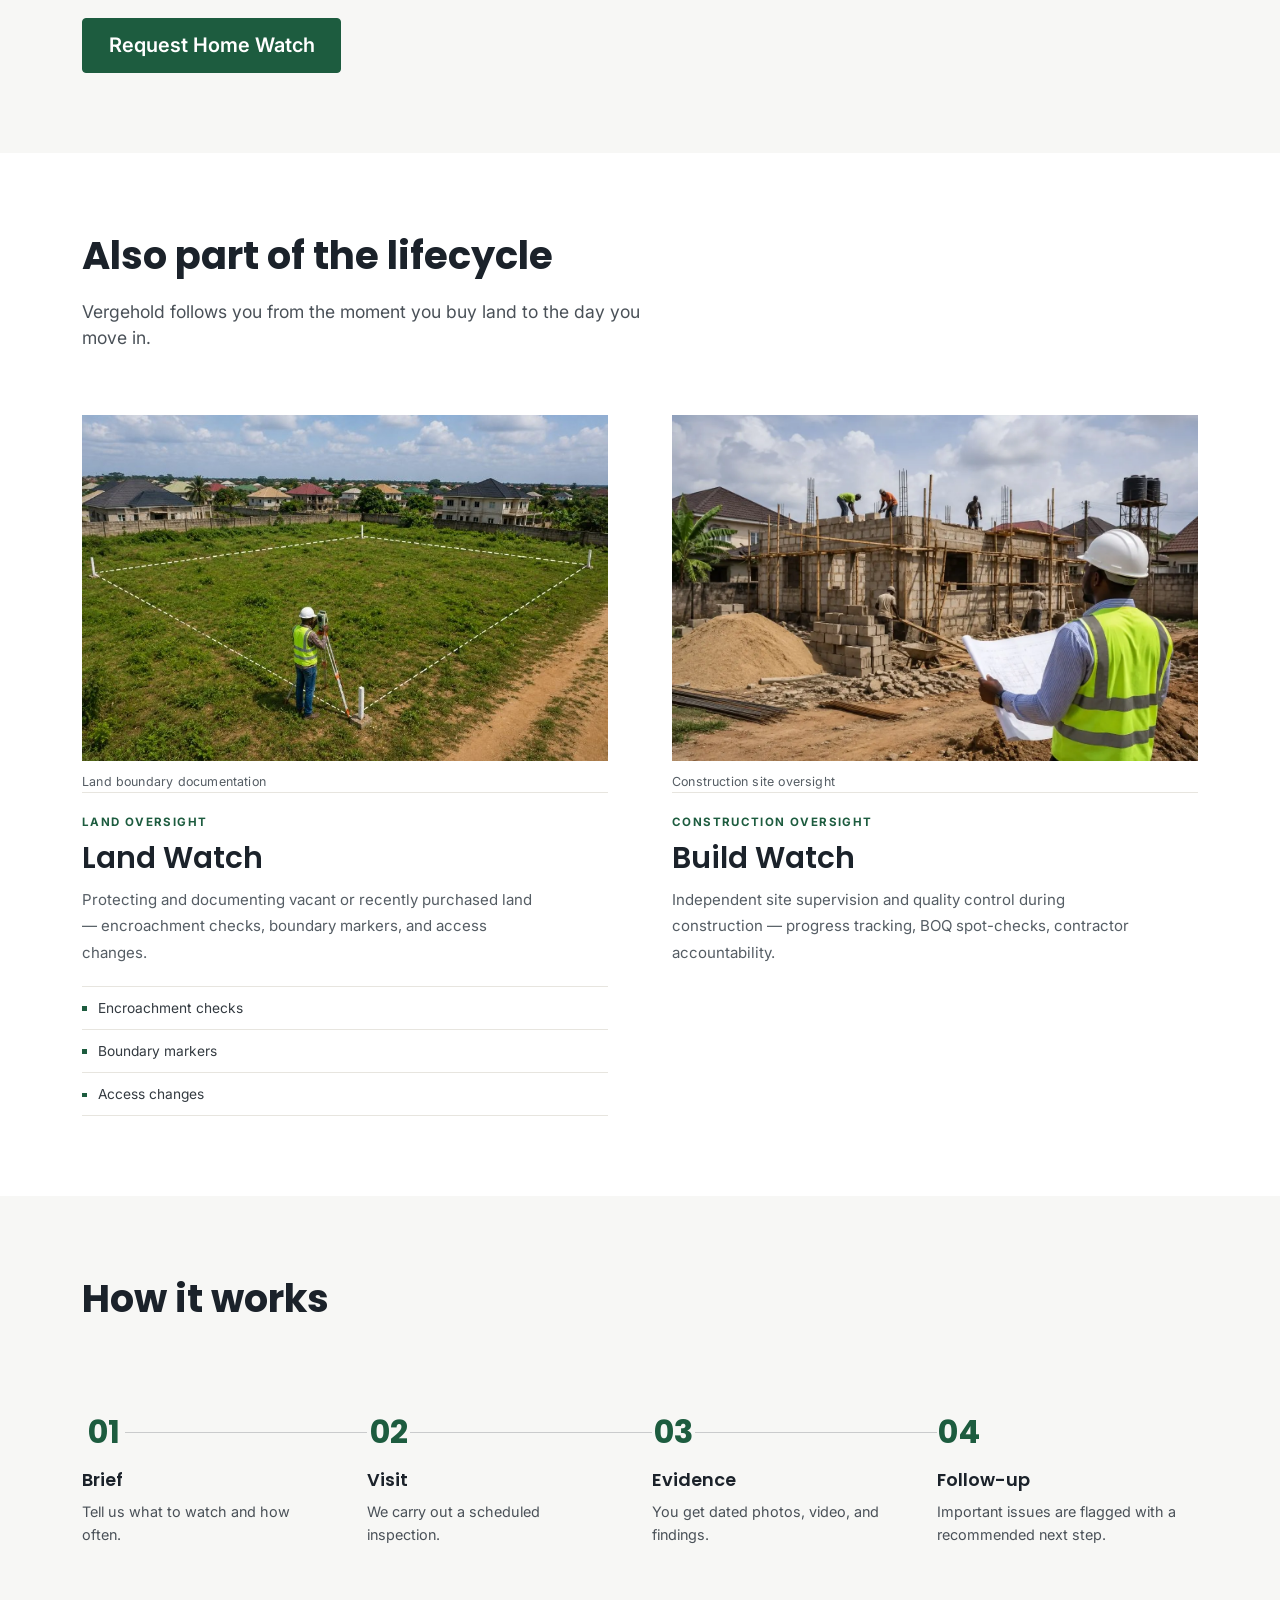
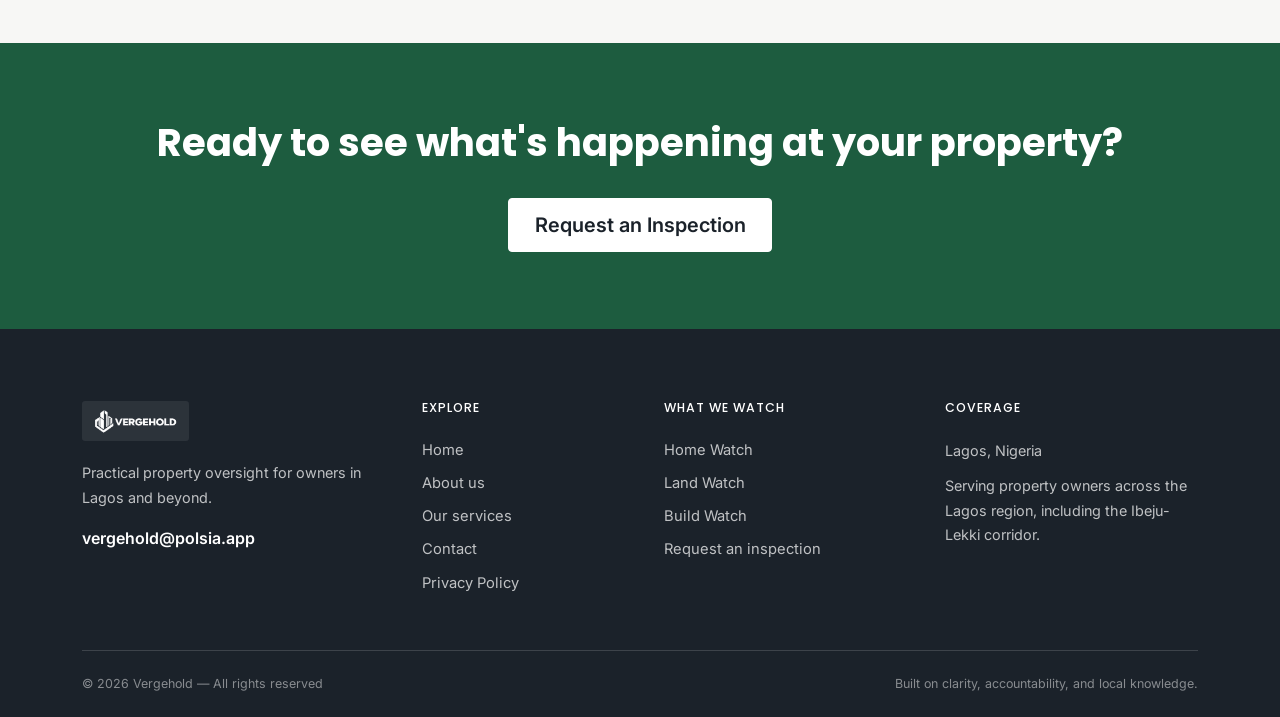
<file: service.html>
<!DOCTYPE html>
<html lang="en">
<head>
<meta charset="UTF-8">
<meta name="viewport" content="width=device-width, initial-scale=1.0">
<title>Services — Vergehold</title>
<meta name="description" content="Vergehold's Watchlist: Home Watch maintenance oversight, Build Watch construction supervision, and Land Watch plot protection for owners in Lagos.">

<link href="https://cdn.jsdelivr.net/npm/bootstrap@5.3.3/dist/css/bootstrap.min.css" rel="stylesheet">
<link rel="stylesheet" href="https://cdn.jsdelivr.net/npm/bootstrap-icons@1.11.3/font/bootstrap-icons.css">
<link rel="preconnect" href="https://fonts.googleapis.com">
<link href="https://fonts.googleapis.com/css2?family=Poppins:wght@500;600;700&family=Inter:wght@400;500;600&display=swap" rel="stylesheet">
<link rel="icon" type="image/svg+xml" href="favicon/vergehold_favicon.svg">
<link href="style.css" rel="stylesheet">
</head>
<body class="vh-services-page">
<a href="#main-content" class="vh-skip-link">Skip to content</a>

<nav class="navbar navbar-expand-lg fixed-top" id="mainNav">
  <div class="container">
    <a class="navbar-brand d-flex align-items-center" href="index.html">
      <img src="img/vergehold logo.png" alt="Vergehold" height="50">
    </a>
    <button class="navbar-toggler" type="button" data-bs-toggle="collapse" data-bs-target="#navMenu" aria-label="Toggle navigation">
      <span class="navbar-toggler-icon"></span>
    </button>
    <div class="collapse navbar-collapse justify-content-end" id="navMenu">
      <ul class="navbar-nav align-items-lg-center gap-lg-2">
        <li class="nav-item"><a class="nav-link" href="index.html">Home</a></li>
        <li class="nav-item"><a class="nav-link" href="About.html">About</a></li>
        <li class="nav-item"><a class="nav-link active" href="service.html">Services</a></li>
        <li class="nav-item"><a class="nav-link" href="contact.html">Contact</a></li>
        <li class="nav-item ms-lg-3">
          <a class="btn btn-vh-primary" href="contact.html">Request an Inspection</a>
        </li>
      </ul>
    </div>
  </div>
</nav>

<div id="main-content"></div>
<header class="vh-page-header vh-services-intro">
  <div class="container">
    <p class="vh-eyebrow">Our Services</p>
    <h1 class="vh-display">The Watchlist — oversight for every stage of ownership.</h1>
    <p class="vh-lead mt-3">Whatever stage your property is at, there's a way for us to be your eyes on the ground.</p>
  </div>
</header>

<!-- THE PROBLEM -->
<section class="vh-section">
  <div class="container">
    <div class="row">
      <div class="col-lg-8">
        <h2 class="vh-h2">Is your property being maintained, or quietly exploited?</h2>
        <p class="vh-lead">
          Most owners rely on an informal, unaccountable caretaker — a "site
          boy," a distant relative, or a self-appointed "agent" — with no
          professional standard and no structured reporting. Vergehold
          replaces that layer with an engineer-led, reportable service.
        </p>
      </div>
    </div>
  </div>
</section>

<!-- HOME WATCH — LEAD SERVICE -->
<section class="vh-section vh-section--tint" id="home-watch">
  <div class="container">
    <div class="row align-items-center g-5">
      <div class="col-lg-6 vh-home-watch__copy">
        <span class="vh-badge">Primary focus right now</span>
        <h2 class="vh-h2 mt-3">Home Watch</h2>
        <p class="vh-lead">Ongoing maintenance oversight once your property is complete and occupied — or standing empty.</p>
        <p class="vh-body">
          A finished building doesn't stop needing attention. Home Watch keeps
          a regular, scheduled eye on the physical condition of your property
          — so small maintenance issues get caught and reported before they
          become expensive repairs, and you always know exactly what state
          your home is in.
        </p>
        <ul class="vh-checklist">
          <li><i class="bi bi-check2" aria-hidden="true"></i>Independent site supervision and quality control</li>
          <li><i class="bi bi-check2" aria-hidden="true"></i>Property oversight and maintenance subscription for borehole, water, and power systems</li>
          <li><i class="bi bi-check2" aria-hidden="true"></i>Drone-based site documentation</li>
          <li><i class="bi bi-check2" aria-hidden="true"></i>Snagging and defects inspection</li>
          <li><i class="bi bi-check2" aria-hidden="true"></i>Construction progress reporting for lenders</li>
          <li><i class="bi bi-check2" aria-hidden="true"></i>Diaspora property search and acquisition support</li>
          <li><i class="bi bi-check2" aria-hidden="true"></i>Virtual property tours (live video walkthroughs)</li>
        </ul>
        <a href="contact.html" class="btn btn-vh-primary btn-lg mt-2">Request Home Watch</a>
      </div>
      <div class="col-lg-6">
        <figure class="vh-service-photo vh-home-watch__photo">
          <img src="img/ferdinand-asakome-7W6O8y7U30s-unsplash.webp" alt="Completed modern residence with landscaped grounds" width="1920" height="1080" fetchpriority="high">
          <figcaption>Completed residential property</figcaption>
        </figure>
      </div>
    </div>
  </div>
</section>

<!-- SECONDARY SERVICES -->
<section class="vh-section">
  <div class="container">
    <div class="row mb-5">
      <div class="col-lg-7">
        <h2 class="vh-h2">Also part of the lifecycle</h2>
        <p class="vh-lead">Vergehold follows you from the moment you buy land to the day you move in.</p>
      </div>
    </div>
    <div class="vh-service-feature-grid">
      <article class="vh-service-feature" id="land-watch">
        <figure class="vh-service-photo vh-service-feature__photo vh-service-feature__photo--land">
          <img src="img/5956335623796887515.jpg" alt="Surveyor checking a marked boundary on a vacant property" width="800" height="533" loading="lazy">
          <figcaption>Land boundary documentation</figcaption>
        </figure>
        <div class="vh-service-feature__body">
          <p class="vh-service-feature__eyebrow">Land oversight</p>
          <h3>Land Watch</h3>
          <p>Protecting and documenting vacant or recently purchased land — encroachment checks, boundary markers, and access changes.</p>
          <ul class="vh-service-detail-list">
            <li>Encroachment checks</li>
            <li>Boundary markers</li>
            <li>Access changes</li>
          </ul>
        </div>
      </article>
      <article class="vh-service-feature" id="build-watch">
        <figure class="vh-service-photo vh-service-feature__photo vh-service-feature__photo--build">
          <img src="img/5956335623796887511.webp" alt="Engineer reviewing an active construction site while holding plans" width="1280" height="853" loading="lazy">
          <figcaption>Construction site oversight</figcaption>
        </figure>
        <div class="vh-service-feature__body">
          <p class="vh-service-feature__eyebrow">Construction oversight</p>
          <h3>Build Watch</h3>
          <p>Independent site supervision and quality control during construction — progress tracking, BOQ spot-checks, contractor accountability.</p>
        </div>
      </article>
    </div>
  </div>
</section>

<!-- PROCESS -->
<section class="vh-section vh-section--tint" id="process">
  <div class="container">
    <div class="row mb-5">
      <div class="col-lg-7">
        <h2 class="vh-h2">How it works</h2>
      </div>
    </div>
    <div class="row row-cols-1 row-cols-lg-4 g-4 vh-process-grid">
      <div class="col">
        <div class="vh-step">
          <span class="vh-step-num">01</span>
          <h3>Brief</h3>
          <p>Tell us what to watch and how often.</p>
        </div>
      </div>
      <div class="col">
        <div class="vh-step">
          <span class="vh-step-num">02</span>
          <h3>Visit</h3>
          <p>We carry out a scheduled inspection.</p>
        </div>
      </div>
      <div class="col">
        <div class="vh-step">
          <span class="vh-step-num">03</span>
          <h3>Evidence</h3>
          <p>You get dated photos, video, and findings.</p>
        </div>
      </div>
      <div class="col">
        <div class="vh-step">
          <span class="vh-step-num">04</span>
          <h3>Follow-up</h3>
          <p>Important issues are flagged with a recommended next step.</p>
        </div>
      </div>
    </div>
  </div>
</section>

<section class="vh-cta">
  <div class="container text-center">
    <h2 class="vh-h2">Ready to see what's happening at your property?</h2>
    <a href="contact.html" class="btn btn-vh-primary btn-lg mt-3">Request an Inspection</a>
  </div>
</section>

<footer class="vh-footer">
  <div class="container">
    <div class="vh-footer-main">
      <div class="vh-footer-brand">
        <img src="img/vergehold logo.png" alt="Vergehold" height="40">
        <p>Practical property oversight for owners in Lagos and beyond.</p>
        <a href="mailto:vergehold@polsia.app" class="vh-footer-email">vergehold@polsia.app</a>
      </div>
      <div class="vh-footer-group">
        <h2>Explore</h2>
        <a href="index.html">Home</a>
        <a href="About.html">About us</a>
        <a href="service.html">Our services</a>
        <a href="contact.html">Contact</a>
        <a href="privacy.html">Privacy Policy</a>
      </div>
      <div class="vh-footer-group">
        <h2>What we watch</h2>
        <a href="service.html#home-watch">Home Watch</a>
        <a href="service.html#land-watch">Land Watch</a>
        <a href="service.html#build-watch">Build Watch</a>
        <a href="contact.html">Request an inspection</a>
      </div>
      <div class="vh-footer-group vh-footer-contact">
        <h2>Coverage</h2>
        <p>Lagos, Nigeria</p>
        <p>Serving property owners across the Lagos region, including the Ibeju-Lekki corridor.</p>
      </div>
    </div>
    <div class="vh-footer-bottom">
      <span><span id="year">©</span> Vergehold — All rights reserved</span>
      <span>Built on clarity, accountability, and local knowledge.</span>
    </div>
  </div>
</footer>

<script src="https://cdn.jsdelivr.net/npm/bootstrap@5.3.3/dist/js/bootstrap.bundle.min.js"></script>
<script src="index.js"></script>

<!-- STICKY MOBILE CTA -->
<a href="contact.html" id="stickyMobileCta" class="vh-sticky-cta">
  <i class="bi bi-calendar-check" aria-hidden="true"></i> Request an Inspection
</a>
</body>
</html>
</file>
<file: style.css>
:root {
  --vh-charcoal: #1B222A;
  --vh-forest: #1D5C3F;
  --vh-forest-light: #2E7A54;
  --vh-white: #FFFFFF;
  --vh-off-white: #F7F7F5;
  --vh-tint: #E7E5DF;

  --bs-primary: var(--vh-forest);
  --bs-body-font-family: 'Inter', sans-serif;
  --bs-body-color: var(--vh-charcoal);
}

html,
body {
  width: 100%;
  overflow-x: hidden;
}

body {
  font-family: 'Inter', sans-serif;
  color: var(--vh-charcoal);
  background: var(--vh-white);
}

.vh-skip-link {
  position: absolute;
  left: 1rem;
  top: -3rem;
  z-index: 2000;
  padding: 0.6rem 0.9rem;
  color: var(--vh-white);
  background: var(--vh-charcoal);
  text-decoration: none;
}
.vh-skip-link:focus {
  top: 1rem;
}

h1, h2, h3, .vh-display {
  font-family: 'Poppins', sans-serif;
  color: var(--vh-charcoal);
}

/* NAV */
#mainNav {
  top: 1rem;
  right: 1rem;
  left: 1rem;
  width: auto;
  padding: 0;
  background: transparent;
  border: 0;
}
#mainNav > .container {
  padding: 0.5rem 1rem;
  border: 1px solid rgba(27, 34, 42, 0.08);
  border-radius: 12px;
  background: rgba(255, 255, 255, 0.82);
  box-shadow: 0 8px 28px rgba(27, 34, 42, 0.1);
  -webkit-backdrop-filter: blur(14px);
  backdrop-filter: blur(14px);
}
.nav-link {
  font-weight: 500;
  color: var(--vh-charcoal);
  margin: 0 0.5rem;
}
.nav-link:hover,
.nav-link.active {
  color: var(--vh-forest);
}
#mainNav .navbar-nav .nav-link {
  position: relative;
  text-decoration: none;
}
#mainNav .navbar-nav .nav-link::after {
  content: "";
  position: absolute;
  left: 0.5rem;
  right: 0.5rem;
  bottom: 0.2rem;
  height: 2px;
  background: var(--vh-forest);
  transform: scaleX(0);
  transform-origin: left;
  transition: transform 180ms ease;
}
#mainNav .navbar-nav .nav-link:hover::after,
#mainNav .navbar-nav .nav-link:focus-visible::after,
#mainNav .navbar-nav .nav-link.active::after {
  transform: scaleX(1);
}
#mainNav .navbar-toggler-icon {
  position: relative;
  width: 1.5rem;
  height: 1.5rem;
  color: var(--vh-charcoal);
  background-image: linear-gradient(currentColor, currentColor);
  background-size: 100% 2px;
  background-repeat: no-repeat;
  background-position: center;
  transition: background-size 180ms ease;
}
#mainNav .navbar-toggler-icon::before,
#mainNav .navbar-toggler-icon::after {
  content: "";
  position: absolute;
  left: 0;
  width: 100%;
  height: 2px;
  border-radius: 2px;
  background: currentColor;
  transition: top 180ms ease, transform 180ms ease;
}
#mainNav .navbar-toggler-icon::before {
  top: calc(50% - 6px);
}
#mainNav .navbar-toggler-icon::after {
  top: calc(50% + 4px);
}
#mainNav .navbar-toggler[aria-expanded="true"] .navbar-toggler-icon {
  background-size: 0 2px;
}
#mainNav .navbar-toggler[aria-expanded="true"] .navbar-toggler-icon::before,
#mainNav .navbar-toggler[aria-expanded="true"] .navbar-toggler-icon::after {
  top: calc(50% - 1px);
}
#mainNav .navbar-toggler[aria-expanded="true"] .navbar-toggler-icon::before {
  transform: rotate(45deg);
}
#mainNav .navbar-toggler[aria-expanded="true"] .navbar-toggler-icon::after {
  transform: rotate(-45deg);
}
@media (prefers-reduced-motion: reduce) {
  #mainNav .navbar-nav .nav-link::after {
    transition: none;
  }
  #mainNav .navbar-toggler-icon,
  #mainNav .navbar-toggler-icon::before,
  #mainNav .navbar-toggler-icon::after {
    transition: none;
  }
}
#mainNav.is-scrolled {
  box-shadow: none;
}
#mainNav.is-scrolled > .container {
  box-shadow: 0 10px 32px rgba(27, 34, 42, 0.14);
}

/* BUTTONS */
.btn-vh-primary {
  background: var(--vh-forest);
  color: var(--vh-white);
  border: 1px solid var(--vh-forest);
  border-radius: 4px;
  font-weight: 600;
  padding: 0.7rem 1.6rem;
  transition: background 0.2s ease;
}
.btn-vh-primary:hover {
  background: var(--vh-forest-light);
  color: var(--vh-white);
}
.btn-vh-outline {
  background: transparent;
  color: var(--vh-charcoal);
  border: 1px solid var(--vh-charcoal);
  border-radius: 4px;
  font-weight: 600;
  padding: 0.7rem 1.6rem;
  transition: all 0.2s ease;
}
.btn-vh-outline:hover {
  background: var(--vh-charcoal);
  color: var(--vh-white);
}

/* HERO */
.vh-hero {
  padding: 9rem 0 5rem;
  background: var(--vh-off-white);
}
.vh-hero--photo {
  background-image: linear-gradient(120deg, rgba(247,247,245,0.82) 25%, rgba(247,247,245,0.58)),
    url('img/elias-perdomo-X9-j4z1EIgU-unsplash.jpg');
  background-size: cover;
  background-position: center;
  background-repeat: no-repeat;
}

/* VALUE PROP ICONS */
.vh-icon-circle {
  width: 52px;
  height: 52px;
  border-radius: 50%;
  background: rgba(29, 92, 63, 0.08);
  color: var(--vh-forest);
  display: flex;
  align-items: center;
  justify-content: center;
  font-size: 1.4rem;
  margin-bottom: 1rem;
}

/* TRUST IMAGE */
.vh-trust-img {
  width: 100%;
  height: 280px;
  object-fit: cover;
  border-radius: 6px;
  margin-bottom: 1.5rem;
}
.vh-eyebrow {
  color: var(--vh-forest);
  font-weight: 600;
  letter-spacing: 0.03em;
  margin-bottom: 0.75rem;
}
.vh-display {
  font-size: clamp(2.2rem, 4vw, 3.2rem);
  font-weight: 700;
  line-height: 1.15;
}
.vh-lead {
  font-size: 1.1rem;
  color: #4A5158;
  max-width: 52ch;
  margin-top: 1.25rem;
}

/* SECTIONS */
.vh-section {
  padding: 5rem 0;
}
.vh-section--tint {
  background: var(--vh-off-white);
}
.vh-h2 {
  font-size: clamp(1.8rem, 3vw, 2.4rem);
  font-weight: 700;
  margin-bottom: 1rem;
}
.vh-value-title {
  font-size: 1.3rem;
  font-weight: 600;
  margin-bottom: 0.75rem;
}
.vh-value-text {
  color: #4A5158;
  max-width: 42ch;
}

/* SERVICE CARDS */
.vh-service-card {
  background: var(--vh-white);
  border: 1px solid var(--vh-tint);
  border-radius: 6px;
  padding: 2rem;
  height: 100%;
  transition: border-color 0.2s ease;
}
.vh-service-card:hover {
  border-color: var(--vh-forest);
}
.vh-service-card__image {
  display: block;
  width: 100%;
  height: 180px;
  object-fit: cover;
  border-radius: 6px;
  margin-bottom: 1rem;
  border: 1px solid rgba(27, 34, 42, 0.08);
}
.vh-service-card--lead {
  border-color: var(--vh-forest);
  border-width: 2px;
  position: relative;
}
.vh-service-card--lead .vh-badge {
  margin-bottom: 0.75rem;
}
.vh-service-card h3 {
  font-size: 1.2rem;
  margin-bottom: 0.75rem;
}
.vh-service-card p {
  color: #4A5158;
  margin: 0;
}

/* BADGE (Home Watch lead / Services primary focus) */
.vh-badge {
  display: inline-block;
  background: rgba(29, 92, 63, 0.1);
  color: var(--vh-forest);
  font-size: 0.8rem;
  font-weight: 600;
  letter-spacing: 0.03em;
  padding: 0.4rem 0.9rem;
  border-radius: 30px;
}

/* LINK ARROW */
.vh-link-arrow {
  color: var(--vh-forest);
  font-weight: 600;
  text-decoration: none;
  border-bottom: 1px solid var(--vh-forest);
  padding-bottom: 2px;
}
.vh-link-arrow:hover {
  color: var(--vh-forest-light);
  border-color: var(--vh-forest-light);
}

/* QUOTE */
.vh-quote {
  font-family: 'Poppins', sans-serif;
  font-size: 1.3rem;
  font-weight: 500;
  color: var(--vh-charcoal);
  border-left: 3px solid var(--vh-forest);
  padding-left: 1.5rem;
}
.vh-quote footer {
  margin-top: 1rem;
  font-family: 'Inter', sans-serif;
  font-size: 0.9rem;
  font-weight: 400;
  color: #6B7280;
}

/* CTA */
.vh-cta {
  background: var(--vh-charcoal);
  padding: 4rem 0 3rem;
}
.vh-cta .vh-h2 {
  color: var(--vh-white);
}

/* FOOTER */
.vh-footer {
  background: var(--vh-charcoal);
  color: rgba(255, 255, 255, 0.72);
  padding: 4.5rem 0 1.5rem;
}
.vh-footer-main {
  display: grid;
  grid-template-columns: 1.5fr 1fr 1.2fr 1.3fr;
  gap: 3rem;
  padding-bottom: 3.5rem;
}
.vh-footer-brand p,
.vh-footer-contact p {
  max-width: 18rem;
  margin: 1.25rem 0 1rem;
  font-size: 0.9rem;
  line-height: 1.7;
}
.vh-footer-brand img {
  display: block;
  width: fit-content;
  height: 40px;
  padding: 0.35rem 0.65rem;
  background: rgba(255, 255, 255, 0.08);
  border-radius: 0.2rem;
  object-fit: contain;
  filter: brightness(0) invert(1);
}
.vh-footer-email {
  color: var(--vh-white);
  font-weight: 600;
  text-decoration: none;
}
.vh-footer-group {
  display: flex;
  flex-direction: column;
  align-items: flex-start;
  gap: 0.7rem;
}
.vh-footer-group h2 {
  margin: 0 0 0.7rem;
  color: var(--vh-white);
  font-family: 'Poppins', sans-serif;
  font-size: 0.78rem;
  letter-spacing: 0.08em;
  text-transform: uppercase;
}
.vh-footer-group a {
  color: rgba(255, 255, 255, 0.72);
  font-size: 0.92rem;
  text-decoration: none;
  transition: color 0.2s ease;
}
.vh-footer-group a:hover,
.vh-footer-email:hover {
  color: var(--vh-white);
}
.vh-footer-contact p {
  margin: 0;
}
.vh-footer-bottom {
  display: flex;
  justify-content: space-between;
  gap: 1rem;
  border-top: 1px solid rgba(255, 255, 255, 0.15);
  padding-top: 1.5rem;
  color: rgba(255, 255, 255, 0.48);
  font-size: 0.78rem;
}
@media (max-width: 767.98px) {
  .vh-footer-main {
    grid-template-columns: repeat(2, 1fr);
    gap: 2.5rem 1.5rem;
  }
  .vh-footer-brand {
    grid-column: 1 / -1;
  }
  .vh-footer-bottom {
    flex-direction: column;
  }
}

/* PAGE HEADER (About / Services) */
.vh-page-header {
  padding: 9rem 0 3rem;
  background: var(--vh-off-white);
  border-bottom: 1px solid var(--vh-tint);
}

.vh-copy-width {
  max-width: 60ch;
}

.vh-about-hero-photo-wrap {
  margin-top: 2rem;
  border-radius: 10px;
  overflow: hidden;
  border: 1px solid var(--vh-tint);
  box-shadow: 0 18px 40px rgba(27, 34, 42, 0.08);
}
.vh-about-hero-photo {
  display: block;
  width: 100%;
  height: 240px;
  object-fit: cover;
}

.vh-body {
  color: #4A5158;
  margin-top: 1rem;
}

/* LIFECYCLE LIST (About) */
.vh-lifecycle-list {
  list-style: none;
  padding: 0;
  margin-top: 2rem;
}
.vh-lifecycle-list li {
  display: flex;
  gap: 1rem;
  padding: 1rem 0;
  border-bottom: 1px solid var(--vh-tint);
}
.vh-lifecycle-list li i {
  font-size: 1.4rem;
  color: var(--vh-forest);
  flex-shrink: 0;
  margin-top: 0.2rem;
}
.vh-lifecycle-list li div {
  display: flex;
  flex-direction: column;
}
.vh-lifecycle-list li strong {
  font-family: 'Poppins', sans-serif;
  font-size: 1.05rem;
}
.vh-lifecycle-list li span {
  color: #4A5158;
  font-size: 0.95rem;
}

/* CREDENTIAL CARD (About) */
.vh-credential-card {
  background: var(--vh-charcoal);
  color: var(--vh-off-white);
  border-radius: 6px;
  padding: 2.25rem;
}
.vh-credential-icon {
  font-size: 2rem;
  color: var(--vh-forest-light);
  margin-bottom: 1rem;
}
.vh-credential-card h3 {
  color: var(--vh-white);
  font-size: 1.2rem;
  margin-bottom: 0.75rem;
}
.vh-credential-card p {
  color: #C7CBCF;
  margin: 0;
}
.vh-engineer-photo {
  display: block;
  width: 100%;
  height: 260px;
  object-fit: cover;
  border-radius: 6px;
  margin-top: 1.25rem;
  border: 1px solid var(--vh-tint);
  box-shadow: 0 12px 30px rgba(27, 34, 42, 0.08);
}

/* STAT CARDS (About — why Lagos) */
.vh-stat-card {
  background: var(--vh-white);
  border: 1px solid var(--vh-tint);
  border-radius: 6px;
  padding: 1.25rem;
  display: flex;
  align-items: center;
  gap: 0.75rem;
  height: 100%;
  font-weight: 600;
  font-size: 0.95rem;
}
.vh-stat-card i {
  color: var(--vh-forest);
  font-size: 1.3rem;
}

/* CHECKLIST (Services) */
.vh-checklist {
  list-style: none;
  padding: 0;
  margin: 1.5rem 0;
}
.vh-checklist li {
  display: flex;
  align-items: center;
  gap: 0.6rem;
  padding: 0.4rem 0;
  color: #333A40;
}
.vh-checklist li i {
  color: var(--vh-forest);
  font-weight: 700;
}

/* PROCESS STEPS (Services) */
.vh-step {
  padding: 1.5rem 0;
  border-top: 2px solid var(--vh-tint);
}
.vh-step-num {
  display: block;
  font-family: 'Poppins', sans-serif;
  font-size: 1.6rem;
  font-weight: 700;
  color: var(--vh-forest);
  margin-bottom: 0.5rem;
}
.vh-step h3 {
  font-size: 1.05rem;
  margin-bottom: 0.4rem;
}
.vh-step p {
  color: #4A5158;
  font-size: 0.92rem;
  margin: 0;
}

@media (max-width: 991px) {
  .vh-hero {
    padding: 7rem 0 3rem;
  }

  .vh-about-hero-photo {
    height: 200px;
  }
}

@media (max-width: 767px) {
  .vh-about-hero-photo {
    height: 180px;
  }

  .vh-credential-card,
  .vh-copy-width,
  .vh-body,
  .vh-lead {
    max-width: none;
  }
}

/* CONTACT FORM */
.vh-label {
  font-weight: 600;
  font-size: 0.9rem;
  margin-bottom: 0.4rem;
  display: block;
}
.vh-input {
  border: 1px solid var(--vh-tint);
  border-radius: 4px;
  padding: 0.65rem 0.9rem;
}
.vh-input:focus {
  border-color: var(--vh-forest);
  box-shadow: 0 0 0 0.2rem rgba(29, 92, 63, 0.12);
}
.vh-form-note {
  color: #6B7280;
  font-size: 0.85rem;
}
.vh-form-success,
.vh-form-error {
  font-weight: 600;
  padding: 0.75rem 1rem;
  border-radius: 4px;
}
.vh-form-success {
  color: var(--vh-forest);
  background: rgba(29, 92, 63, 0.08);
}
.vh-form-error {
  color: #A6402F;
  background: rgba(166, 64, 47, 0.08);
}
.vh-form-success i,
.vh-form-error i {
  margin-right: 0.35rem;
}
.vh-form-error a {
  color: #A6402F;
  text-decoration: underline;
}

/* MOBILE CONTACT CTA */
.vh-sticky-cta {
  display: none;
}

@media (max-width: 767px) {
  .vh-sticky-cta {
    display: block;
    position: fixed;
    left: 1rem;
    right: 1rem;
    bottom: 1rem;
    z-index: 1030;
    padding: 0.8rem 1rem;
    border-radius: 4px;
    background: var(--vh-forest);
    color: var(--vh-white);
    font-weight: 600;
    text-align: center;
    text-decoration: none;
    box-shadow: 0 0.5rem 1.25rem rgba(27, 34, 42, 0.2);
    opacity: 0;
    pointer-events: none;
    transform: translateY(1rem);
    transition: opacity 0.2s ease, transform 0.2s ease;
  }

  .vh-sticky-cta.is-visible {
    opacity: 1;
    pointer-events: auto;
    transform: translateY(0);
  }

  .vh-sticky-cta:hover {
    background: var(--vh-forest-light);
    color: var(--vh-white);
  }
}

/* 404 PAGE */
.vh-404 {
  min-height: 90vh;
  display: flex;
  align-items: center;
  justify-content: center;
  padding: 8rem 0 4rem;
}
.vh-404-icon {
  display: block;
  margin-bottom: 1rem;
  color: var(--vh-forest);
  font-size: 3rem;
}
.vh-404 .vh-lead {
  max-width: 46ch;
}
/* HOMEPAGE */
.vh-home {
  overflow-x: clip;
}

.vh-home #mainNav {
  top: 1rem;
  right: 1rem;
  left: 1rem;
}
.vh-home #mainNav > .container {
  padding: 0.5rem 1rem;
  border: 1px solid rgba(27, 34, 42, 0.08);
  border-radius: 12px;
  background: rgba(255, 255, 255, 0.88);
  box-shadow: 0 8px 28px rgba(27, 34, 42, 0.1);
  -webkit-backdrop-filter: blur(12px);
  backdrop-filter: blur(12px);
}
.vh-home #mainNav.is-scrolled > .container {
  box-shadow: 0 8px 24px rgba(27, 34, 42, 0.08);
}
.vh-home #mainNav .navbar-brand img {
  display: block;
  width: 174px;
  height: auto;
  padding: 0;
  border-radius: 0;
  background: transparent;
  filter: none;
}
.vh-home #mainNav .navbar-nav {
  gap: 0.15rem;
}
.vh-home #mainNav .nav-link {
  padding: 0.7rem 0.8rem;
  font-size: 0.91rem;
}
.vh-home #mainNav .navbar-toggler {
  color: var(--vh-charcoal);
  border: 0;
  box-shadow: none;
}
.vh-home #mainNav .btn-vh-primary {
  margin-left: 0.7rem;
  padding: 0.72rem 1.05rem;
}
.vh-home #mainNav .btn-vh-primary i {
  margin-left: 0.3rem;
}

.vh-home .btn-vh-primary {
  border-radius: 2px;
  padding: 0.9rem 1.35rem;
  font-size: 0.95rem;
  font-weight: 600;
}
.vh-home .btn-vh-primary i,
.vh-home .btn-vh-light i {
  margin-left: 0.45rem;
}
.vh-home .btn-vh-primary:focus-visible,
.vh-home .btn-vh-light:focus-visible,
.vh-home .vh-home-text-link:focus-visible,
.vh-home .vh-home-service__link:focus-visible,
.vh-home .vh-home-all-services:focus-visible,
.vh-home #mainNav a:focus-visible,
.vh-home .vh-home-service__image:focus-visible,
.vh-home .vh-sticky-cta:focus-visible {
  outline: 3px solid var(--vh-forest-light);
  outline-offset: 4px;
}

.vh-home-eyebrow {
  margin: 0 0 1rem;
  color: var(--vh-forest);
  font-size: 0.77rem;
  font-weight: 700;
  letter-spacing: 0.13em;
  line-height: 1.4;
  text-transform: uppercase;
}
.vh-home-hero {
  padding: 9.5rem 0 4.5rem;
  background: var(--vh-off-white);
}
.vh-home-hero > .container {
  padding-right: 1.5rem;
  padding-left: 1.5rem;
}
.vh-home-hero__layout {
  display: grid;
  grid-template-columns: minmax(0, 0.92fr) minmax(0, 1.08fr);
  align-items: center;
  gap: clamp(2.5rem, 6vw, 6.5rem);
  max-width: 1320px;
}
.vh-home-hero__content {
  padding: 0.75rem 0;
}
.vh-home-hero h1 {
  margin: 0;
  font-size: clamp(2.8rem, 3.8vw, 3.75rem);
  font-weight: 600;
  letter-spacing: -0.025em;
  line-height: 1.08;
}
.vh-home-hero__lead {
  max-width: 52ch;
  margin: 1.4rem 0 0;
  color: #4A5158;
  font-size: 1.05rem;
  line-height: 1.75;
}
.vh-home-hero__actions {
  display: flex;
  flex-wrap: wrap;
  align-items: center;
  gap: 1.4rem;
  margin-top: 1.8rem;
}
.vh-home-text-link {
  display: inline-flex;
  align-items: center;
  gap: 0.55rem;
  color: var(--vh-forest);
  font-size: 0.94rem;
  font-weight: 600;
  text-decoration: none;
}
.vh-home-text-link:hover {
  color: var(--vh-forest-light);
}
.vh-home-hero__note {
  display: flex;
  align-items: flex-start;
  gap: 0.55rem;
  margin: 2rem 0 0;
  color: #5E656B;
  font-size: 0.82rem;
  line-height: 1.5;
}
.vh-home-hero__note i {
  flex: 0 0 auto;
  margin-top: 0.08rem;
  color: var(--vh-forest);
}
.vh-home-hero__image {
  min-width: 0;
  margin: 0;
  border: 1px solid rgba(27, 34, 42, 0.12);
  background: var(--vh-white);
  box-shadow: 0 18px 48px rgba(27, 34, 42, 0.1);
}
.vh-home-hero__image img {
  display: block;
  width: 100%;
  height: auto;
  aspect-ratio: 1.55;
  object-fit: cover;
  object-position: center 52%;
}
.vh-home-hero__image figcaption {
  display: flex;
  justify-content: space-between;
  gap: 1rem;
  padding: 0.8rem 1rem;
  color: #4A5158;
  font-size: 0.76rem;
  line-height: 1.45;
}
.vh-home-hero__image figcaption span:first-child {
  color: var(--vh-charcoal);
  font-weight: 600;
}

.vh-home-proof {
  border-bottom: 1px solid var(--vh-tint);
  background: var(--vh-white);
}
.vh-home-proof .container {
  display: flex;
  align-items: center;
  justify-content: space-between;
  gap: 2rem;
  padding-top: 1.45rem;
  padding-bottom: 1.45rem;
}
.vh-home-proof p {
  margin: 0;
  color: #626970;
  font-size: 0.83rem;
}
.vh-home-proof ul {
  display: flex;
  flex-wrap: wrap;
  justify-content: flex-end;
  gap: clamp(1.25rem, 3vw, 3rem);
  margin: 0;
  padding: 0;
  list-style: none;
}
.vh-home-proof li {
  display: flex;
  align-items: center;
  gap: 0.55rem;
  color: var(--vh-charcoal);
  font-size: 0.84rem;
  font-weight: 500;
}
.vh-home-proof li i {
  color: var(--vh-forest);
  font-size: 1rem;
}

.vh-home-services,
.vh-home-process {
  padding: clamp(4.5rem, 7vw, 7rem) 0;
}
.vh-home-services {
  background: var(--vh-white);
}
.vh-home-section-heading {
  display: grid;
  grid-template-columns: minmax(0, 1fr) minmax(16rem, 0.72fr);
  align-items: end;
  gap: 2.5rem;
  margin-bottom: 3.25rem;
}
.vh-home-section-heading h2,
.vh-home-trust h2,
.vh-home-cta h2 {
  max-width: 19ch;
  margin: 0;
  font-size: clamp(2rem, 3.25vw, 3rem);
  font-weight: 600;
  letter-spacing: -0.02em;
  line-height: 1.16;
}
.vh-home-section-heading > p {
  max-width: 45ch;
  margin: 0 0 0.15rem;
  color: #555D64;
  font-size: 0.98rem;
  line-height: 1.75;
}
.vh-home-service-grid {
  display: grid;
  grid-template-columns: minmax(0, 1.08fr) minmax(0, 0.92fr);
  align-items: stretch;
  gap: clamp(2rem, 4vw, 4rem);
}
.vh-home-service {
  min-width: 0;
}
.vh-home-service__image {
  display: block;
  overflow: hidden;
  background: var(--vh-off-white);
}
.vh-home-service__image img {
  display: block;
  width: 100%;
  height: 100%;
  object-fit: cover;
  transition: transform 350ms ease;
}
.vh-home-service__image:hover img {
  transform: scale(1.012);
}
.vh-home-service--primary .vh-home-service__image {
  aspect-ratio: 1.48;
}
.vh-home-service--primary .vh-home-service__image img {
  object-position: center 54%;
}
.vh-home-service__body {
  padding-top: 1.25rem;
}
.vh-home-service__title {
  display: flex;
  align-items: center;
  flex-wrap: wrap;
  gap: 0.75rem;
}
.vh-home-service__title > span:first-child {
  color: var(--vh-forest);
  font-size: 0.76rem;
  font-weight: 700;
  letter-spacing: 0.08em;
}
.vh-home-service__title h3 {
  margin: 0;
  font-size: 1.38rem;
  font-weight: 600;
}
.vh-home-service__tag {
  margin-left: auto;
  padding-left: 0.85rem;
  border-left: 1px solid var(--vh-tint);
  color: #626970;
  font-size: 0.76rem;
}
.vh-home-service__body > p {
  max-width: 55ch;
  margin: 0.65rem 0 0;
  color: #555D64;
  font-size: 0.92rem;
  line-height: 1.7;
}
.vh-home-service__link,
.vh-home-all-services {
  display: inline-flex;
  align-items: center;
  gap: 0.55rem;
  color: var(--vh-forest);
  font-size: 0.84rem;
  font-weight: 600;
  text-decoration: none;
}
.vh-home-service__link {
  margin-top: 0.9rem;
}
.vh-home-service__link:hover,
.vh-home-all-services:hover {
  color: var(--vh-forest-light);
}
.vh-home-service-list {
  display: flex;
  flex-direction: column;
  justify-content: space-between;
  border-top: 1px solid var(--vh-tint);
}
.vh-home-service--compact {
  display: grid;
  grid-template-columns: minmax(7rem, 0.72fr) minmax(0, 1.28fr);
  align-items: center;
  gap: 1.25rem;
  padding: 1.35rem 0;
  border-bottom: 1px solid var(--vh-tint);
}
.vh-home-service--compact .vh-home-service__image {
  aspect-ratio: 1.15;
  height: 100%;
  min-height: 8.5rem;
}
.vh-home-service__image--build img {
  object-position: 75% center;
}
.vh-home-service--compact .vh-home-service__body {
  padding: 0;
}
.vh-home-service--compact .vh-home-service__title {
  gap: 0.6rem;
}
.vh-home-service--compact .vh-home-service__title h3 {
  font-size: 1.15rem;
}
.vh-home-service--compact .vh-home-service__body > p {
  margin-top: 0.5rem;
  font-size: 0.85rem;
  line-height: 1.6;
}
.vh-home-service--compact .vh-home-service__link {
  margin-top: 0.65rem;
  font-size: 0.8rem;
}
.vh-home-all-services {
  margin-top: 2.5rem;
  padding-bottom: 0.25rem;
  border-bottom: 1px solid var(--vh-forest);
}

.vh-home-process {
  background: var(--vh-off-white);
}
.vh-home-process .vh-home-section-heading {
  margin-bottom: 3rem;
}
.vh-home-steps {
  position: relative;
  display: grid;
  grid-template-columns: repeat(4, minmax(0, 1fr));
  gap: clamp(1rem, 2.5vw, 2.5rem);
  margin: 0;
  padding: 0;
  list-style: none;
}
.vh-home-steps::before {
  position: absolute;
  top: 0;
  right: 0;
  left: 0;
  height: 1px;
  background: var(--vh-forest);
  content: "";
}
.vh-home-steps li {
  display: flex;
  flex-direction: column;
  align-items: flex-start;
  gap: 1.2rem;
  padding-top: 1.15rem;
}
.vh-home-steps li > span {
  color: var(--vh-forest);
  font-family: 'Poppins', sans-serif;
  font-size: 1.8rem;
  font-weight: 600;
  line-height: 1;
}
.vh-home-steps h3 {
  margin: 0 0 0.45rem;
  font-size: 1.08rem;
  font-weight: 600;
}
.vh-home-steps p {
  max-width: 27ch;
  margin: 0;
  color: #555D64;
  font-size: 0.88rem;
  line-height: 1.65;
}

.vh-home-trust {
  padding: clamp(4rem, 6.5vw, 6.5rem) 0;
  background: var(--vh-charcoal);
  color: var(--vh-off-white);
}
.vh-home-trust__layout {
  display: grid;
  grid-template-columns: minmax(0, 1fr) minmax(18rem, 0.72fr);
  align-items: center;
  gap: clamp(3rem, 7vw, 7rem);
}
.vh-home-trust .vh-home-eyebrow {
  color: #8BC19E;
}
.vh-home-trust h2 {
  max-width: 15ch;
  color: var(--vh-white);
}
.vh-home-trust__layout > div > p:not(.vh-home-eyebrow) {
  max-width: 59ch;
  margin: 1.2rem 0 1.5rem;
  color: rgba(255, 255, 255, 0.76);
  font-size: 0.98rem;
  line-height: 1.8;
}
.vh-home-trust .vh-home-text-link {
  color: #A7D3B4;
}
.vh-home-trust blockquote {
  margin: 0;
  padding: 0.25rem 0 0.25rem 2rem;
  border-left: 2px solid var(--vh-forest-light);
}
.vh-home-trust blockquote > i {
  color: #8BC19E;
  font-size: 2rem;
  line-height: 1;
}
.vh-home-trust blockquote p {
  margin: 0.65rem 0 1.1rem;
  color: var(--vh-white);
  font-family: 'Poppins', sans-serif;
  font-size: clamp(1.15rem, 1.8vw, 1.5rem);
  font-weight: 500;
  line-height: 1.55;
}
.vh-home-trust blockquote footer {
  color: rgba(255, 255, 255, 0.62);
  font-size: 0.83rem;
}

.vh-home-cta {
  padding: clamp(3rem, 5.5vw, 5rem) 0;
  background: var(--vh-forest);
  color: var(--vh-white);
}
.vh-home-cta__layout {
  display: flex;
  align-items: center;
  justify-content: space-between;
  gap: 2rem;
}
.vh-home-cta .vh-home-eyebrow {
  margin-bottom: 0.65rem;
  color: rgba(255, 255, 255, 0.7);
}
.vh-home-cta h2 {
  max-width: 24ch;
  color: var(--vh-white);
}
.vh-home .btn-vh-light {
  display: inline-flex;
  flex: 0 0 auto;
  align-items: center;
  justify-content: center;
  border: 1px solid var(--vh-white);
  border-radius: 2px;
  background: var(--vh-white);
  color: var(--vh-charcoal);
  padding: 0.9rem 1.35rem;
  font-size: 0.95rem;
  font-weight: 600;
}
.vh-home .btn-vh-light:hover {
  border-color: var(--vh-off-white);
  background: var(--vh-off-white);
  color: var(--vh-charcoal);
}

.vh-home .vh-footer {
  padding-top: 3.75rem;
}
.vh-home .vh-footer-main {
  grid-template-columns: 1.4fr 0.8fr 1.1fr 1.1fr;
  gap: clamp(1.5rem, 3.5vw, 3.5rem);
}
.vh-home .vh-footer-bottom {
  margin-top: 0.5rem;
}

@media (max-width: 991.98px) {
  .vh-home #navMenu {
    padding: 0.55rem 0 0.25rem;
  }
  .vh-home #mainNav .navbar-nav {
    align-items: stretch !important;
    gap: 0;
  }
  .vh-home #mainNav .nav-link {
    padding: 0.65rem 0;
  }
  .vh-home #mainNav .btn-vh-primary {
    margin: 0.6rem 0 0.4rem;
  }
  .vh-home-hero {
    padding-top: 8rem;
  }
  .vh-home-hero__layout {
    grid-template-columns: minmax(0, 1fr);
    gap: 2rem;
  }
  .vh-home-hero__content {
    max-width: 46rem;
  }
  .vh-home-hero h1 {
    max-width: 17ch;
    font-size: clamp(2.7rem, 5vw, 3.75rem);
  }
  .vh-home-hero__actions {
    align-items: flex-start;
    flex-direction: column;
    gap: 1rem;
  }
  .vh-home-hero__image img {
    aspect-ratio: 1.8;
  }
  .vh-home-proof .container {
    align-items: flex-start;
    flex-direction: column;
    gap: 0.85rem;
  }
  .vh-home-proof ul {
    justify-content: flex-start;
    gap: 1rem 2rem;
  }
  .vh-home-service-grid {
    grid-template-columns: 1fr;
    gap: 2.5rem;
  }
  .vh-home-service--primary .vh-home-service__image {
    aspect-ratio: 1.9;
  }
  .vh-home-service-list {
    display: grid;
    grid-template-columns: repeat(2, minmax(0, 1fr));
    gap: 1.5rem;
    border: 0;
  }
  .vh-home-service--compact {
    display: flex;
    align-items: stretch;
    flex-direction: column;
    gap: 0;
    padding: 0;
    border-bottom: 1px solid var(--vh-tint);
  }
  .vh-home-service--compact .vh-home-service__image {
    aspect-ratio: 1.45;
    height: auto;
  }
  .vh-home-service--compact .vh-home-service__body {
    padding: 1rem 0 1.25rem;
  }
  .vh-home-trust__layout {
    grid-template-columns: minmax(0, 1fr) minmax(15rem, 0.8fr);
    gap: 2.5rem;
  }
  .vh-home .vh-footer-main {
    grid-template-columns: repeat(2, minmax(0, 1fr));
    gap: 2.5rem 2rem;
  }
  .vh-home .vh-footer-brand {
    grid-column: 1 / -1;
  }
}

@media (max-width: 767.98px) {
  .vh-home #mainNav > .container {
    padding: 0.65rem 1rem;
  }
  .vh-home #mainNav .navbar-brand img {
    width: 156px;
  }
  .vh-home #mainNav .navbar-collapse {
    border-top: 1px solid var(--vh-tint);
    margin-top: 0.6rem;
    padding-top: 0.6rem;
  }
  .vh-home-hero {
    padding: 6.25rem 0 2.5rem;
  }
  .vh-home-hero > .container {
    padding-right: 1rem;
    padding-left: 1rem;
  }
  .vh-home-hero__layout {
    grid-template-columns: minmax(0, 1fr);
    gap: 1.5rem;
  }
  .vh-home-hero__content {
    padding: 0;
  }
  .vh-home-eyebrow {
    margin-bottom: 0.8rem;
    font-size: 0.72rem;
  }
  .vh-home-hero h1 {
    max-width: none;
    font-size: clamp(2.15rem, 9vw, 2.7rem);
    line-height: 1.06;
  }
  .vh-home-hero__lead {
    margin-top: 1rem;
    font-size: 0.98rem;
    line-height: 1.7;
  }
  .vh-home-hero__actions {
    align-items: flex-start;
    gap: 1.1rem;
    margin-top: 1.4rem;
  }
  .vh-home-hero__actions .btn {
    width: 100%;
    justify-content: center;
  }
  .vh-home-hero__note {
    margin-top: 1.1rem;
  }
  .vh-home-hero__image img {
    aspect-ratio: 1.5;
  }
  .vh-home-hero__image figcaption {
    flex-direction: column;
    gap: 0.15rem;
    padding-top: 0.65rem;
    padding-bottom: 0.65rem;
  }
  .vh-home-proof .container {
    padding-top: 1.15rem;
    padding-bottom: 1.15rem;
  }
  .vh-home-proof ul {
    display: grid;
    grid-template-columns: 1fr;
    gap: 0.7rem;
  }
  .vh-home-proof li {
    font-size: 0.82rem;
  }
  .vh-home-services,
  .vh-home-process {
    padding: 3.75rem 0;
  }
  .vh-home-section-heading {
    grid-template-columns: minmax(0, 1fr);
    gap: 0.9rem;
    margin-bottom: 2rem;
  }
  .vh-home-section-heading h2,
  .vh-home-trust h2,
  .vh-home-cta h2 {
    font-size: clamp(1.95rem, 8vw, 2.45rem);
  }
  .vh-home-section-heading > p {
    font-size: 0.92rem;
    line-height: 1.7;
  }
  .vh-home-service-grid {
    gap: 1.75rem;
  }
  .vh-home-service--primary .vh-home-service__image {
    aspect-ratio: 1.35;
  }
  .vh-home-service-list {
    grid-template-columns: minmax(0, 1fr);
    gap: 0;
  }
  .vh-home-service--compact {
    display: grid;
    grid-template-columns: minmax(6.5rem, 0.75fr) minmax(0, 1.25fr);
    align-items: center;
    gap: 1rem;
    padding: 1rem 0;
  }
  .vh-home-service--compact .vh-home-service__image {
    aspect-ratio: 1;
    height: auto;
    min-height: 0;
  }
  .vh-home-service--compact .vh-home-service__body {
    padding: 0;
  }
  .vh-home-service__title {
    gap: 0.55rem;
  }
  .vh-home-service__title h3 {
    font-size: 1.2rem;
  }
  .vh-home-service__tag {
    padding-left: 0.55rem;
    font-size: 0.7rem;
  }
  .vh-home-service__body > p {
    font-size: 0.87rem;
  }
  .vh-home-service--compact .vh-home-service__title h3 {
    font-size: 1.05rem;
  }
  .vh-home-service--compact .vh-home-service__body > p {
    font-size: 0.82rem;
    line-height: 1.55;
  }
  .vh-home-service--compact .vh-home-service__link {
    font-size: 0.76rem;
  }
  .vh-home-all-services {
    margin-top: 1.7rem;
  }
  .vh-home-process .vh-home-section-heading {
    margin-bottom: 2rem;
  }
  .vh-home-steps {
    grid-template-columns: minmax(0, 1fr);
    gap: 0;
    padding-left: 0;
  }
  .vh-home-steps::before {
    top: 0.8rem;
    bottom: 0.8rem;
    left: 1.12rem;
    width: 1px;
    height: auto;
  }
  .vh-home-steps li {
    display: grid;
    grid-template-columns: 2.25rem minmax(0, 1fr);
    align-items: start;
    column-gap: 1rem;
    padding: 0.85rem 0;
  }
  .vh-home-steps li > span {
    position: relative;
    z-index: 1;
    padding: 0.08rem 0.25rem 0.08rem 0;
    background: var(--vh-off-white);
    font-size: 1.55rem;
  }
  .vh-home-steps li > div {
    padding: 0.1rem 0 0.85rem;
    border-bottom: 1px solid var(--vh-tint);
  }
  .vh-home-steps li:last-child > div {
    padding-bottom: 0;
    border-bottom: 0;
  }
  .vh-home-steps p {
    font-size: 0.83rem;
  }
  .vh-home-trust {
    padding: 3.75rem 0;
  }
  .vh-home-trust__layout {
    grid-template-columns: minmax(0, 1fr);
    gap: 2rem;
  }
  .vh-home-trust__layout > div > p:not(.vh-home-eyebrow) {
    font-size: 0.92rem;
    line-height: 1.7;
  }
  .vh-home-trust blockquote {
    padding-left: 1.25rem;
  }
  .vh-home-cta {
    padding: 3.25rem 0;
  }
  .vh-home-cta__layout {
    align-items: flex-start;
    flex-direction: column;
    gap: 1.5rem;
  }
  .vh-home .btn-vh-light {
    width: 100%;
  }
  .vh-home .vh-footer {
    padding-top: 3rem;
    padding-bottom: 6rem;
  }
  .vh-home .vh-footer-main {
    gap: 2rem 1.25rem;
  }
  .vh-home .vh-footer-group a,
  .vh-home .vh-footer-contact p {
    overflow-wrap: anywhere;
  }
  .vh-home .vh-footer-bottom {
    gap: 0.65rem;
  }
  .vh-home .vh-sticky-cta {
    position: fixed;
    right: 1rem;
    bottom: calc(0.75rem + env(safe-area-inset-bottom));
    left: 1rem;
    z-index: 1031;
    width: auto;
    margin: 0;
    padding: 0.85rem 1rem;
    border-radius: 2px;
    opacity: 0;
    pointer-events: none;
    transform: translateY(0.75rem);
  }
  .vh-home .vh-sticky-cta.is-visible {
    opacity: 1;
    pointer-events: auto;
    transform: translateY(0);
  }
}

@media (prefers-reduced-motion: reduce) {
  .vh-home *,
  .vh-home *::before,
  .vh-home *::after {
    scroll-behavior: auto !important;
    transition-duration: 0.01ms !important;
    animation-duration: 0.01ms !important;
    animation-iteration-count: 1 !important;
  }
}

/* ABOUT PAGE */
.vh-about-page #mainNav {
  top: 1rem;
  right: 1rem;
  left: 1rem;
}
.vh-about-page #mainNav > .container {
  min-height: 4.5rem;
  padding: 0.6rem 1.35rem;
  border: 1px solid rgba(27, 34, 42, 0.08);
  border-radius: 12px;
  background: var(--vh-white);
}
.vh-about-page #mainNav .navbar-brand img {
  display: block;
  width: 174px;
  height: auto;
}
.vh-about-page #mainNav .nav-link {
  padding: 0.7rem 0.8rem;
  font-size: 0.91rem;
}
.vh-about-page #mainNav .navbar-toggler {
  color: var(--vh-charcoal);
  border: 0;
  box-shadow: none;
}
.vh-about-page #mainNav .btn-vh-primary {
  margin-left: 0.7rem;
  padding: 0.72rem 1.05rem;
  border-radius: 2px;
}

.vh-about-eyebrow {
  margin: 0 0 0.9rem;
  color: var(--vh-forest);
  font-size: 0.75rem;
  font-weight: 700;
  letter-spacing: 0.13em;
  line-height: 1.4;
  text-transform: uppercase;
}
.vh-about-hero {
  padding: 9.5rem 0 6rem;
  background: var(--vh-charcoal);
}
.vh-about-hero__layout {
  display: grid;
  grid-template-columns: minmax(0, 1.12fr) minmax(0, 0.88fr);
  align-items: center;
  gap: clamp(2.5rem, 6vw, 5.5rem);
  max-width: 1320px;
}
.vh-about-hero .vh-about-eyebrow {
  color: var(--vh-forest-light);
}
.vh-about-hero__content h1 {
  max-width: 12ch;
  margin: 0;
  color: var(--vh-off-white);
  font-size: clamp(3rem, 5vw, 4.5rem);
  font-weight: 600;
  letter-spacing: -0.045em;
  line-height: 1.08;
}
.vh-about-hero__content > p:last-child {
  max-width: 46ch;
  margin: 1.7rem 0 0;
  color: rgba(247, 247, 245, 0.76);
  font-size: 1.02rem;
  line-height: 1.85;
}
.vh-about-hero__image {
  min-width: 0;
  margin: 0;
}
.vh-about-hero__image img {
  display: block;
  width: 100%;
  height: auto;
  aspect-ratio: 1.32;
  object-fit: cover;
  object-position: center;
}
.vh-about-hero__image figcaption {
  display: flex;
  align-items: center;
  gap: 0.7rem;
  margin-top: 0.85rem;
  padding-top: 0.75rem;
  border-top: 1px solid rgba(247, 247, 245, 0.2);
  color: rgba(247, 247, 245, 0.68);
  font-size: 0.78rem;
}
.vh-about-hero__image figcaption::before {
  width: 1.5rem;
  height: 2px;
  background: var(--vh-forest-light);
  content: "";
}

.vh-about-ownership {
  padding: clamp(4.5rem, 7vw, 7rem) 0;
  background: var(--vh-white);
}
.vh-about-ownership__layout {
  display: grid;
  grid-template-columns: minmax(0, 1.05fr) minmax(18rem, 0.75fr);
  align-items: center;
  gap: clamp(3rem, 8vw, 8rem);
}
.vh-about-ownership__story h2,
.vh-about-lagos__story h2,
.vh-about-cta h2 {
  max-width: 18ch;
  margin: 0;
  font-size: clamp(2rem, 3.2vw, 2.85rem);
  font-weight: 600;
  letter-spacing: -0.02em;
  line-height: 1.18;
}
.vh-about-ownership__story > p:not(.vh-about-eyebrow),
.vh-about-lagos__story > p:not(.vh-about-eyebrow) {
  max-width: 58ch;
  margin: 1rem 0 0;
  color: #555D64;
  font-size: 0.96rem;
  line-height: 1.8;
}
.vh-about-lifecycle {
  margin: 2rem 0 0;
  padding: 0;
  list-style: none;
}
.vh-about-lifecycle li {
  display: grid;
  grid-template-columns: 2rem minmax(0, 1fr);
  align-items: center;
  gap: 1rem;
  min-height: 6rem;
  padding: 1.1rem 0;
  border-top: 1px solid var(--vh-tint);
}
.vh-about-lifecycle li:last-child {
  border-bottom: 1px solid var(--vh-tint);
}
.vh-about-lifecycle li > i {
  display: grid;
  width: 2rem;
  height: 2rem;
  place-items: center;
  color: var(--vh-forest);
  font-size: 1.2rem;
  line-height: 1;
}
.vh-about-lifecycle h3 {
  margin: 0;
  font-size: 1.02rem;
  font-weight: 600;
  line-height: 1.4;
}
.vh-about-lifecycle p {
  margin: 0.4rem 0 0;
  color: #555D64;
  font-size: 0.88rem;
  line-height: 1.65;
}
.vh-about-credential {
  padding: 0.5rem 0 0.5rem clamp(1.5rem, 4vw, 3rem);
  border-left: 2px solid var(--vh-forest);
}
.vh-about-credential .vh-about-eyebrow {
  margin-bottom: 0.85rem;
}
.vh-about-credential h2 {
  max-width: 16ch;
  margin: 0;
  font-size: clamp(1.65rem, 2.4vw, 2.15rem);
  font-weight: 600;
  line-height: 1.25;
}
.vh-about-credential > p:last-child {
  max-width: 48ch;
  margin: 1rem 0 0;
  color: #555D64;
  font-size: 0.93rem;
  line-height: 1.8;
}

.vh-about-lagos {
  padding: clamp(4.25rem, 6.5vw, 6.25rem) 0;
  background: var(--vh-off-white);
}
.vh-about-lagos__layout {
  display: grid;
  grid-template-columns: minmax(0, 1fr) minmax(18rem, 0.8fr);
  align-items: center;
  gap: clamp(3rem, 8vw, 8rem);
}
.vh-about-lagos__story > p + p {
  margin-top: 0.9rem;
}
.vh-about-context {
  display: grid;
  grid-template-columns: repeat(2, minmax(0, 1fr));
  column-gap: 1.5rem;
  margin: 0;
  padding: 0;
  list-style: none;
  border-top: 1px solid var(--vh-tint);
}
.vh-about-context li {
  display: flex;
  align-items: center;
  gap: 0.75rem;
  min-height: 5.25rem;
  padding: 1rem 0.75rem 1rem 0;
  border-bottom: 1px solid var(--vh-tint);
  color: var(--vh-charcoal);
  font-size: 0.88rem;
  font-weight: 500;
}
.vh-about-context li i {
  display: grid;
  flex: 0 0 1.5rem;
  width: 1.5rem;
  height: 1.5rem;
  place-items: center;
  color: var(--vh-forest);
  font-size: 1.1rem;
  line-height: 1;
}

.vh-about-cta {
  padding: clamp(3.5rem, 5.5vw, 5rem) 0;
  background: var(--vh-forest);
  color: var(--vh-white);
}
.vh-about-cta__layout {
  display: flex;
  align-items: center;
  justify-content: space-between;
  gap: 2rem;
}
.vh-about-cta .vh-about-eyebrow {
  color: rgba(255, 255, 255, 0.72);
}
.vh-about-cta h2 {
  color: var(--vh-white);
}
.vh-about-page .btn-vh-about {
  display: inline-flex;
  flex: 0 0 auto;
  align-items: center;
  justify-content: center;
  gap: 0.45rem;
  padding: 0.9rem 1.3rem;
  border: 1px solid var(--vh-white);
  border-radius: 2px;
  background: var(--vh-white);
  color: var(--vh-charcoal);
  font-size: 0.94rem;
  font-weight: 600;
}
.vh-about-page .btn-vh-about:hover {
  border-color: var(--vh-off-white);
  background: var(--vh-off-white);
  color: var(--vh-charcoal);
}
.vh-about-page .btn-vh-about:focus-visible,
.vh-about-page #mainNav a:focus-visible {
  outline: 3px solid var(--vh-forest-light);
  outline-offset: 4px;
}

@media (max-width: 991.98px) {
  .vh-about-page #navMenu {
    padding: 0.55rem 0 0.25rem;
  }
  .vh-about-page #mainNav .navbar-nav {
    align-items: stretch !important;
    gap: 0;
  }
  .vh-about-page #mainNav .nav-link {
    padding: 0.65rem 0;
  }
  .vh-about-page #mainNav .btn-vh-primary {
    margin: 0.6rem 0 0.4rem;
  }
  .vh-about-hero {
    padding-top: 9rem;
  }
  .vh-about-hero__content h1 {
    max-width: 12ch;
    font-size: clamp(2rem, 4.2vw, 2.4rem);
  }
  .vh-about-hero__layout {
    grid-template-columns: minmax(0, 1.05fr) minmax(0, 0.95fr);
    gap: 1.5rem;
  }
  .vh-about-hero__image img {
    aspect-ratio: 1.3;
  }
  .vh-about-hero__content > p:last-child {
    font-size: 0.94rem;
    line-height: 1.7;
  }
  .vh-about-ownership__layout,
  .vh-about-lagos__layout {
    grid-template-columns: minmax(0, 1fr);
    gap: 2.5rem;
  }
  .vh-about-credential,
  .vh-about-context {
    max-width: 48rem;
  }
}

@media (max-width: 767.98px) {
  .vh-about-page #mainNav > .container {
    min-height: 0;
    padding: 0.65rem 1rem;
  }
  .vh-about-page #mainNav .navbar-brand img {
    width: 156px;
  }
  .vh-about-page #mainNav .navbar-collapse {
    margin-top: 0.6rem;
    padding-top: 0.6rem;
    border-top: 1px solid var(--vh-tint);
  }
  .vh-about-hero {
    padding: 6.5rem 0 2.75rem;
  }
  .vh-about-hero__layout {
    grid-template-columns: minmax(0, 1fr);
    gap: 1.4rem;
  }
  .vh-about-hero__content {
    max-width: 48rem;
  }
  .vh-about-eyebrow {
    font-size: 0.72rem;
  }
  .vh-about-hero__content h1 {
    max-width: 16ch;
    font-size: clamp(2.25rem, 9vw, 2.9rem);
    line-height: 1.08;
  }
  .vh-about-hero__content > p:last-child {
    margin-top: 1rem;
    font-size: 0.96rem;
    line-height: 1.72;
  }
  .vh-about-hero__image img {
    aspect-ratio: 1.5;
  }
  .vh-about-hero__image figcaption {
    margin-top: 0.65rem;
    padding-top: 0.6rem;
  }
  .vh-about-ownership,
  .vh-about-lagos {
    padding: 3.75rem 0;
  }
  .vh-about-ownership__layout,
  .vh-about-lagos__layout {
    grid-template-columns: minmax(0, 1fr);
    gap: 2.5rem;
  }
  .vh-about-ownership__story h2,
  .vh-about-lagos__story h2,
  .vh-about-cta h2 {
    font-size: clamp(1.9rem, 8vw, 2.4rem);
  }
  .vh-about-ownership__story > p:not(.vh-about-eyebrow),
  .vh-about-lagos__story > p:not(.vh-about-eyebrow) {
    font-size: 0.92rem;
    line-height: 1.72;
  }
  .vh-about-lifecycle {
    margin-top: 1.5rem;
  }
  .vh-about-credential {
    padding-left: 1.25rem;
  }
  .vh-about-context li {
    min-height: 4.5rem;
    font-size: 0.82rem;
  }
  .vh-about-context {
    column-gap: 1rem;
  }
  .vh-about-cta {
    padding: 3.25rem 0;
  }
  .vh-about-cta__layout {
    align-items: flex-start;
    flex-direction: column;
    gap: 1.5rem;
  }
  .vh-about-page .btn-vh-about {
    width: 100%;
  }
  .vh-about-page .vh-footer {
    padding-bottom: 6rem;
  }
}

@media (prefers-reduced-motion: reduce) {
  .vh-about-page #mainNav .navbar-nav .nav-link::after,
  .vh-about-page #mainNav .navbar-toggler-icon,
  .vh-about-page #mainNav .navbar-toggler-icon::before,
  .vh-about-page #mainNav .navbar-toggler-icon::after {
    transition: none;
  }
}

/* SERVICES PAGE */
.vh-services-page .vh-services-intro {
  padding: 9rem 0 3.5rem;
}
.vh-services-page .vh-services-intro .vh-display {
  max-width: 24ch;
}
.vh-services-page .vh-services-intro .vh-lead {
  max-width: 52ch;
  margin-top: 1.15rem;
}
.vh-home-watch__copy {
  max-width: 54rem;
}
.vh-services-page .vh-home-watch__copy .vh-body {
  max-width: 54ch;
  line-height: 1.8;
}
.vh-services-page .vh-checklist {
  max-width: 54ch;
  margin: 1.35rem 0 1.5rem;
}
.vh-services-page .vh-checklist li {
  align-items: flex-start;
  line-height: 1.65;
}
.vh-services-page .vh-checklist li i {
  flex: 0 0 auto;
  margin-top: 0.25rem;
}
.vh-service-photo {
  margin: 0;
}
.vh-service-photo img {
  display: block;
  width: 100%;
  object-fit: cover;
}
.vh-home-watch__photo img {
  height: clamp(22rem, 34vw, 30rem);
  aspect-ratio: 1.28;
  object-position: center;
}
.vh-service-photo figcaption {
  margin-top: 0.75rem;
  color: #555D64;
  font-size: 0.78rem;
  letter-spacing: 0.015em;
}
.vh-service-feature-grid {
  display: grid;
  grid-template-columns: repeat(2, minmax(0, 1fr));
  gap: clamp(2rem, 5vw, 4.5rem);
}
.vh-service-feature {
  min-width: 0;
}
.vh-service-feature__photo img {
  height: clamp(16rem, 27vw, 23rem);
  aspect-ratio: 1.55;
}
.vh-service-feature__photo--land img {
  object-position: center 56%;
}
.vh-service-feature__photo--build img {
  object-position: center 48%;
}
.vh-service-feature__body {
  padding-top: 1.3rem;
  border-top: 1px solid var(--vh-tint);
}
.vh-service-feature__eyebrow {
  margin: 0 0 0.55rem;
  color: var(--vh-forest);
  font-size: 0.72rem;
  font-weight: 700;
  letter-spacing: 0.12em;
  line-height: 1.5;
  text-transform: uppercase;
}
.vh-service-feature__body h3 {
  margin: 0;
  font-size: clamp(1.45rem, 2.4vw, 1.85rem);
  font-weight: 600;
}
.vh-service-feature__body > p:not(.vh-service-feature__eyebrow) {
  max-width: 52ch;
  margin: 0.75rem 0 0;
  color: #555D64;
  font-size: 0.94rem;
  line-height: 1.75;
}
.vh-service-detail-list {
  margin: 1.25rem 0 0;
  padding: 0;
  border-top: 1px solid var(--vh-tint);
  list-style: none;
}
.vh-service-detail-list li {
  position: relative;
  padding: 0.65rem 0 0.65rem 1rem;
  border-bottom: 1px solid var(--vh-tint);
  color: #333A40;
  font-size: 0.86rem;
  line-height: 1.55;
}
.vh-service-detail-list li::before {
  position: absolute;
  top: 1.2rem;
  left: 0;
  width: 0.3rem;
  height: 0.3rem;
  background: var(--vh-forest);
  content: "";
}
.vh-service-scope-note {
  max-width: 64rem;
  margin: 3rem 0 0 auto;
  padding: 1rem 0 0 1.25rem;
  border-top: 1px solid var(--vh-tint);
  border-left: 2px solid var(--vh-forest);
}
.vh-service-scope-note .vh-service-feature__eyebrow {
  margin-bottom: 0.35rem;
}
.vh-service-scope-note > p:last-child {
  margin: 0;
  color: #555D64;
  font-size: 0.88rem;
  line-height: 1.7;
}
.vh-services-page .vh-process-grid {
  position: relative;
  row-gap: 1.5rem;
}
.vh-services-page .vh-step {
  position: relative;
  height: 100%;
  min-height: 11rem;
  padding: 1.5rem 0.75rem 1rem 0;
  border-top: 0;
}
.vh-services-page .vh-step-num {
  position: relative;
  z-index: 1;
  display: inline-flex;
  width: 2.7rem;
  height: 2.7rem;
  align-items: center;
  justify-content: center;
  margin-bottom: 0.8rem;
  background: var(--vh-off-white);
  color: var(--vh-forest);
  font-size: 2rem;
  line-height: 1;
}
.vh-services-page .vh-step h3 {
  margin-bottom: 0.5rem;
  font-size: 1.12rem;
  font-weight: 600;
  line-height: 1.4;
}
.vh-services-page .vh-step p {
  max-width: 28ch;
  margin: 0;
  color: #4A5158;
  font-size: 0.9rem;
  line-height: 1.65;
}
.vh-services-page .vh-process-grid > .col:not(:last-child) .vh-step::after {
  position: absolute;
  top: calc(1.5rem + 1.35rem);
  left: 1.35rem;
  z-index: 0;
  width: calc(100% + var(--bs-gutter-x));
  height: 1px;
  background: rgba(27, 34, 42, 0.2);
  content: "";
}
.vh-services-page .vh-cta {
  background: var(--vh-forest);
  padding: clamp(3.5rem, 6vw, 5rem) 0;
}
.vh-services-page .vh-cta .btn-vh-primary {
  border-color: var(--vh-white);
  background: var(--vh-white);
  color: var(--vh-charcoal);
}
.vh-services-page .vh-cta .btn-vh-primary:hover {
  border-color: var(--vh-off-white);
  background: var(--vh-off-white);
  color: var(--vh-charcoal);
}

@media (max-width: 991.98px) {
  .vh-services-page .vh-home-watch__photo img {
    height: clamp(24rem, 55vw, 30rem);
    aspect-ratio: 1.5;
  }
  .vh-service-feature-grid {
    grid-template-columns: minmax(0, 1fr);
    gap: 3rem;
  }
  .vh-service-feature {
    display: grid;
    grid-template-columns: minmax(0, 0.9fr) minmax(0, 1fr);
    align-items: start;
    gap: 1.5rem;
  }
  .vh-service-feature__body {
    padding-top: 0;
    border-top: 0;
  }
  .vh-services-page .vh-process-grid {
    row-gap: 0;
  }
  .vh-services-page .vh-process-grid > .col {
    margin-top: 0;
    padding-top: 0;
    padding-bottom: 0;
  }
  .vh-services-page .vh-step {
    display: grid;
    grid-template-columns: 2.7rem minmax(0, 1fr);
    align-content: start;
    align-items: start;
    column-gap: 1rem;
    min-height: 0;
    padding: 1rem 0;
  }
  .vh-services-page .vh-step-num {
    grid-row: 1 / span 2;
    margin: 0;
  }
  .vh-services-page .vh-step h3 {
    align-self: end;
    margin: 0 0 0.35rem;
  }
  .vh-services-page .vh-step p {
    max-width: 48ch;
  }
  .vh-services-page .vh-process-grid > .col:not(:last-child) .vh-step::after {
    top: 2.35rem;
    right: auto;
    bottom: -2.35rem;
    left: 1.35rem;
    width: 1px;
    height: auto;
  }
}

@media (max-width: 767.98px) {
  .vh-services-page .vh-services-intro {
    padding: 7.5rem 0 2.75rem;
  }
  .vh-services-page .vh-services-intro .vh-display {
    max-width: 20ch;
  }
  .vh-services-page .vh-services-intro .vh-lead {
    font-size: 1rem;
    line-height: 1.7;
  }
  .vh-services-page .vh-home-watch__photo img {
    height: clamp(14rem, 62vw, 20rem);
    aspect-ratio: 1.4;
  }
  .vh-service-feature {
    grid-template-columns: minmax(0, 1fr);
    gap: 1.15rem;
  }
  .vh-service-feature__photo img {
    height: clamp(13rem, 62vw, 20rem);
  }
  .vh-service-feature__body {
    padding-top: 1rem;
    border-top: 1px solid var(--vh-tint);
  }
  .vh-service-scope-note {
    margin-top: 2rem;
  }
  .vh-services-page .vh-step {
    padding: 0.9rem 0;
  }
}

/* CONTACT PAGE */
.vh-contact-page .vh-contact-form-column,
.vh-contact-page .vh-contact-info {
  min-width: 0;
}
.vh-contact-page .vh-contact-form {
  max-width: 54rem;
}
.vh-contact-page .vh-contact-fields {
  --bs-gutter-y: 1.35rem;
}
.vh-contact-page .vh-label {
  margin-bottom: 0.5rem;
  line-height: 1.45;
}
.vh-contact-page .vh-input {
  min-height: 3.15rem;
  border-color: #D8D9D5;
  background-color: var(--vh-white);
  color: var(--vh-charcoal);
  font: inherit;
  line-height: 1.5;
}
.vh-contact-page textarea.vh-input {
  min-height: 9.5rem;
  resize: vertical;
}
.vh-contact-page .vh-input:focus {
  border-color: var(--vh-forest);
  outline: 2px solid var(--vh-forest);
  outline-offset: 1px;
  box-shadow: none;
}
.vh-contact-page .vh-contact-submit {
  min-width: 11rem;
  margin-top: 1.5rem !important;
  padding: 0.85rem 1.5rem;
  border-color: var(--vh-forest);
  background: var(--vh-forest);
  color: var(--vh-white);
  font-weight: 600;
}
.vh-contact-page .vh-contact-submit:hover:not(:disabled) {
  border-color: var(--vh-forest-light);
  background: var(--vh-forest-light);
  color: var(--vh-white);
}
.vh-contact-page .vh-contact-submit:focus-visible {
  outline: 3px solid var(--vh-charcoal);
  outline-offset: 3px;
}
.vh-contact-page .vh-contact-email-panel a:focus-visible {
  outline: 3px solid var(--vh-off-white);
  outline-offset: 3px;
}
.vh-contact-page .vh-contact-privacy {
  margin: 0.75rem 0 0;
  color: #6B7280;
  font-size: 0.82rem;
  line-height: 1.6;
}
.vh-contact-page #formStatus:empty {
  margin-top: 0 !important;
}
.vh-contact-page .vh-form-note {
  margin-top: 0.9rem !important;
  line-height: 1.65;
}
.vh-contact-page .vh-contact-email-panel {
  height: auto;
  padding: clamp(1.5rem, 3vw, 2.25rem);
  border-radius: 4px;
}
.vh-contact-page .vh-contact-email-panel .vh-credential-icon {
  display: block;
  margin: 0 0 0.85rem;
  line-height: 1;
}
.vh-contact-page .vh-contact-email-panel h3 {
  margin-bottom: 0.55rem;
}
.vh-contact-page .vh-contact-email-panel > p {
  max-width: 34ch;
  color: rgba(247, 247, 245, 0.78);
  line-height: 1.7;
}
.vh-contact-page .vh-contact-email-panel .vh-footer-email {
  display: inline-block;
  margin-top: 1.15rem !important;
  overflow-wrap: anywhere;
  line-height: 1.5;
}
.vh-contact-page .vh-contact-details {
  margin-top: 1.35rem !important;
}
.vh-contact-page .vh-contact-details li {
  align-items: flex-start;
  gap: 0.9rem;
  padding: 1.1rem 0;
}
.vh-contact-page .vh-contact-details li > i {
  flex: 0 0 1.5rem;
  width: 1.5rem;
  margin-top: 0.15rem;
  text-align: center;
  font-size: 1.2rem;
}
.vh-contact-page .vh-contact-details li div {
  gap: 0.25rem;
}
.vh-contact-page .vh-contact-details strong {
  line-height: 1.45;
}
.vh-contact-page .vh-contact-details span {
  max-width: 35ch;
  line-height: 1.65;
}

@media (max-width: 767.98px) {
  .vh-contact-page .vh-contact-fields {
    --bs-gutter-y: 1.1rem;
  }
  .vh-contact-page .vh-contact-info {
    margin-top: 1rem;
  }
  .vh-contact-page .vh-contact-submit {
    width: 100%;
  }
  .vh-contact-page .vh-contact-email-panel {
    padding: 1.5rem;
  }
}

/* SHARED MOTION */
.nav-link {
  transition: color 180ms ease;
}
.btn-vh-primary,
.btn-vh-outline,
.btn-vh-light,
.btn-vh-about {
  transition: background-color 180ms ease, border-color 180ms ease, color 180ms ease, transform 180ms ease;
}
.btn-vh-primary:hover,
.btn-vh-outline:hover,
.btn-vh-light:hover,
.btn-vh-about:hover {
  transform: translateY(-1px);
}
.vh-home-service__image img,
.vh-home-hero__image img,
.vh-about-hero__image img,
.vh-service-photo img {
  transition: transform 450ms ease;
}
.vh-motion-ready .vh-motion-hero {
  animation: vh-motion-arrive 480ms cubic-bezier(0.2, 0.65, 0.3, 1) both;
  animation-delay: var(--vh-motion-delay, 0ms);
}
.vh-motion-ready .vh-motion-reveal {
  opacity: 0;
  transform: translateY(10px);
  transition: opacity 460ms ease, transform 460ms cubic-bezier(0.2, 0.65, 0.3, 1);
}
.vh-motion-ready .vh-motion-reveal.is-visible {
  opacity: 1;
  transform: none;
}
@keyframes vh-motion-arrive {
  from {
    opacity: 0;
    transform: translateY(8px);
  }
  to {
    opacity: 1;
    transform: translateY(0);
  }
}
@media (prefers-reduced-motion: reduce) {
  html:focus-within {
    scroll-behavior: auto;
  }
  *,
  *::before,
  *::after {
    animation-duration: 0.01ms !important;
    animation-iteration-count: 1 !important;
    scroll-behavior: auto !important;
    transition-duration: 0.01ms !important;
  }
  .vh-motion-ready .vh-motion-reveal,
  .vh-motion-ready .vh-motion-reveal.is-visible {
    opacity: 1;
    transform: none;
  }
  .vh-motion-ready .vh-motion-hero {
    animation: none;
    opacity: 1;
    transform: none;
  }
}
</file>
